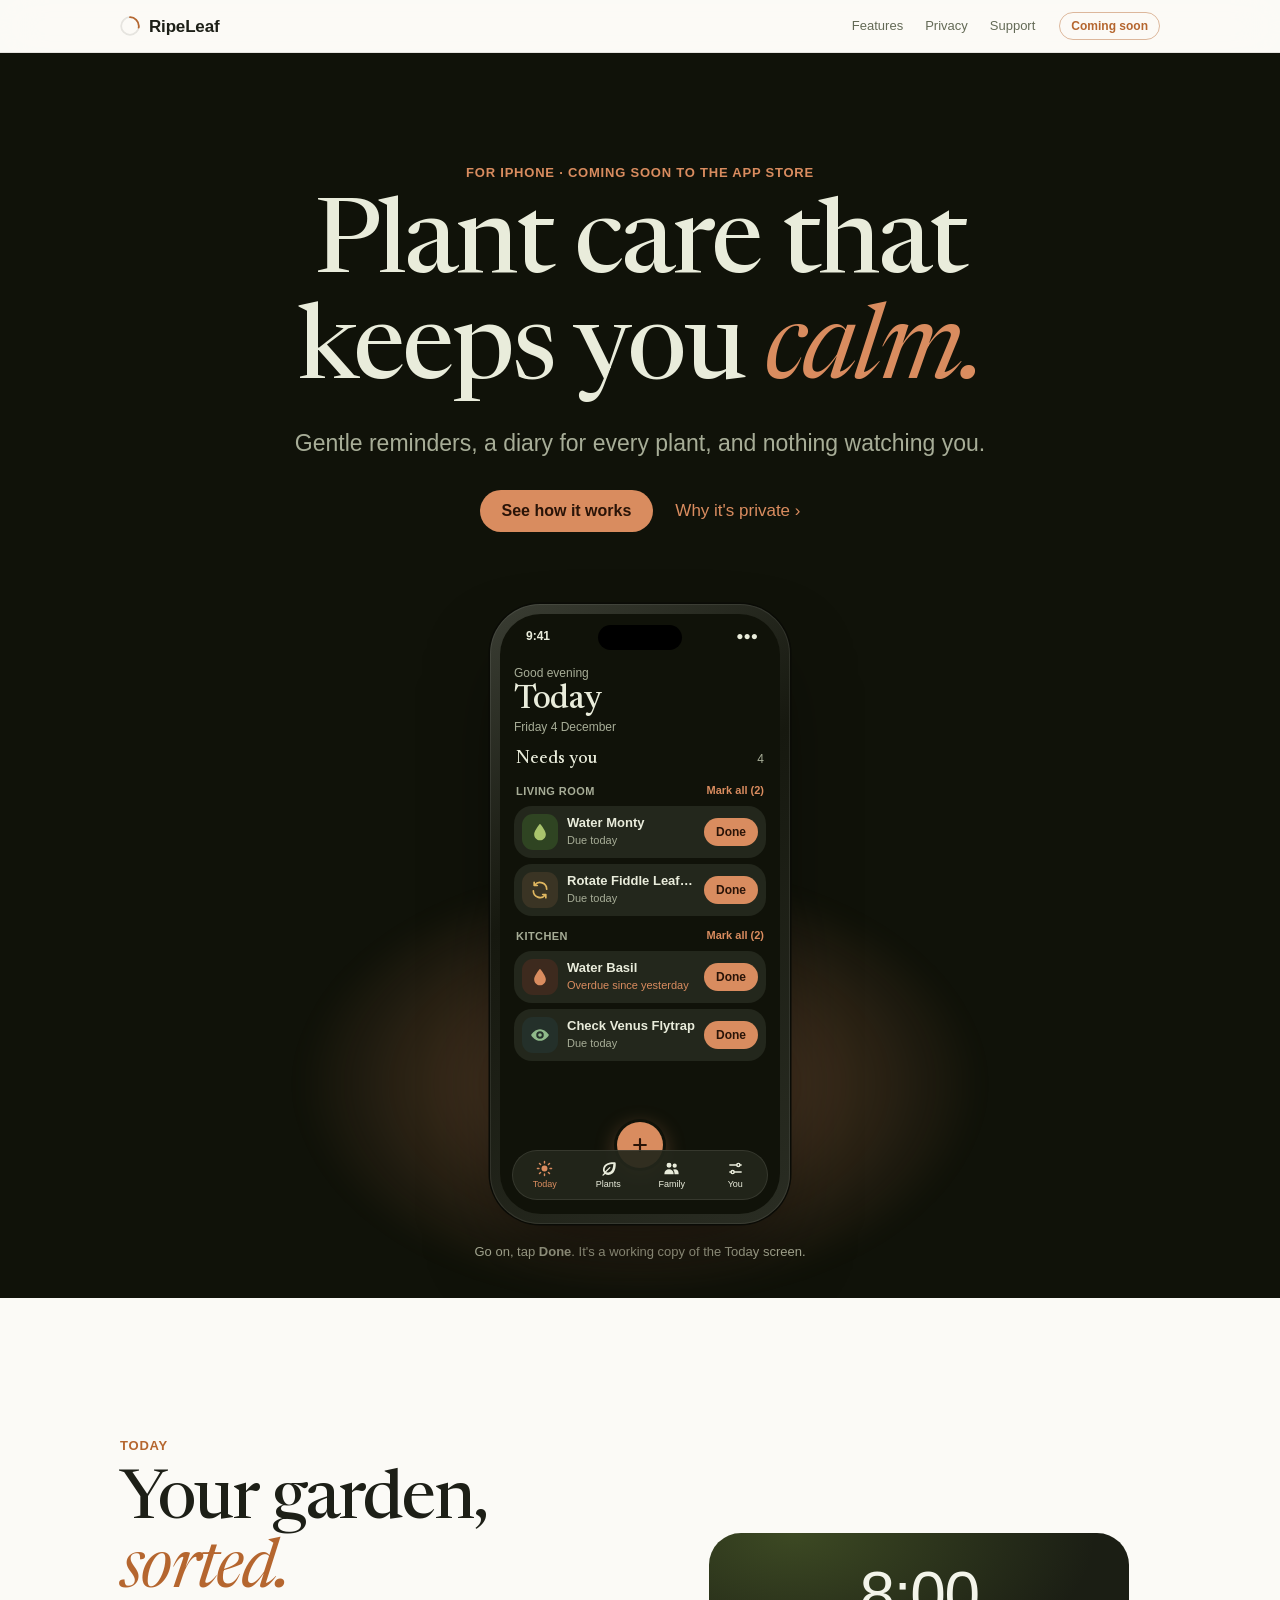
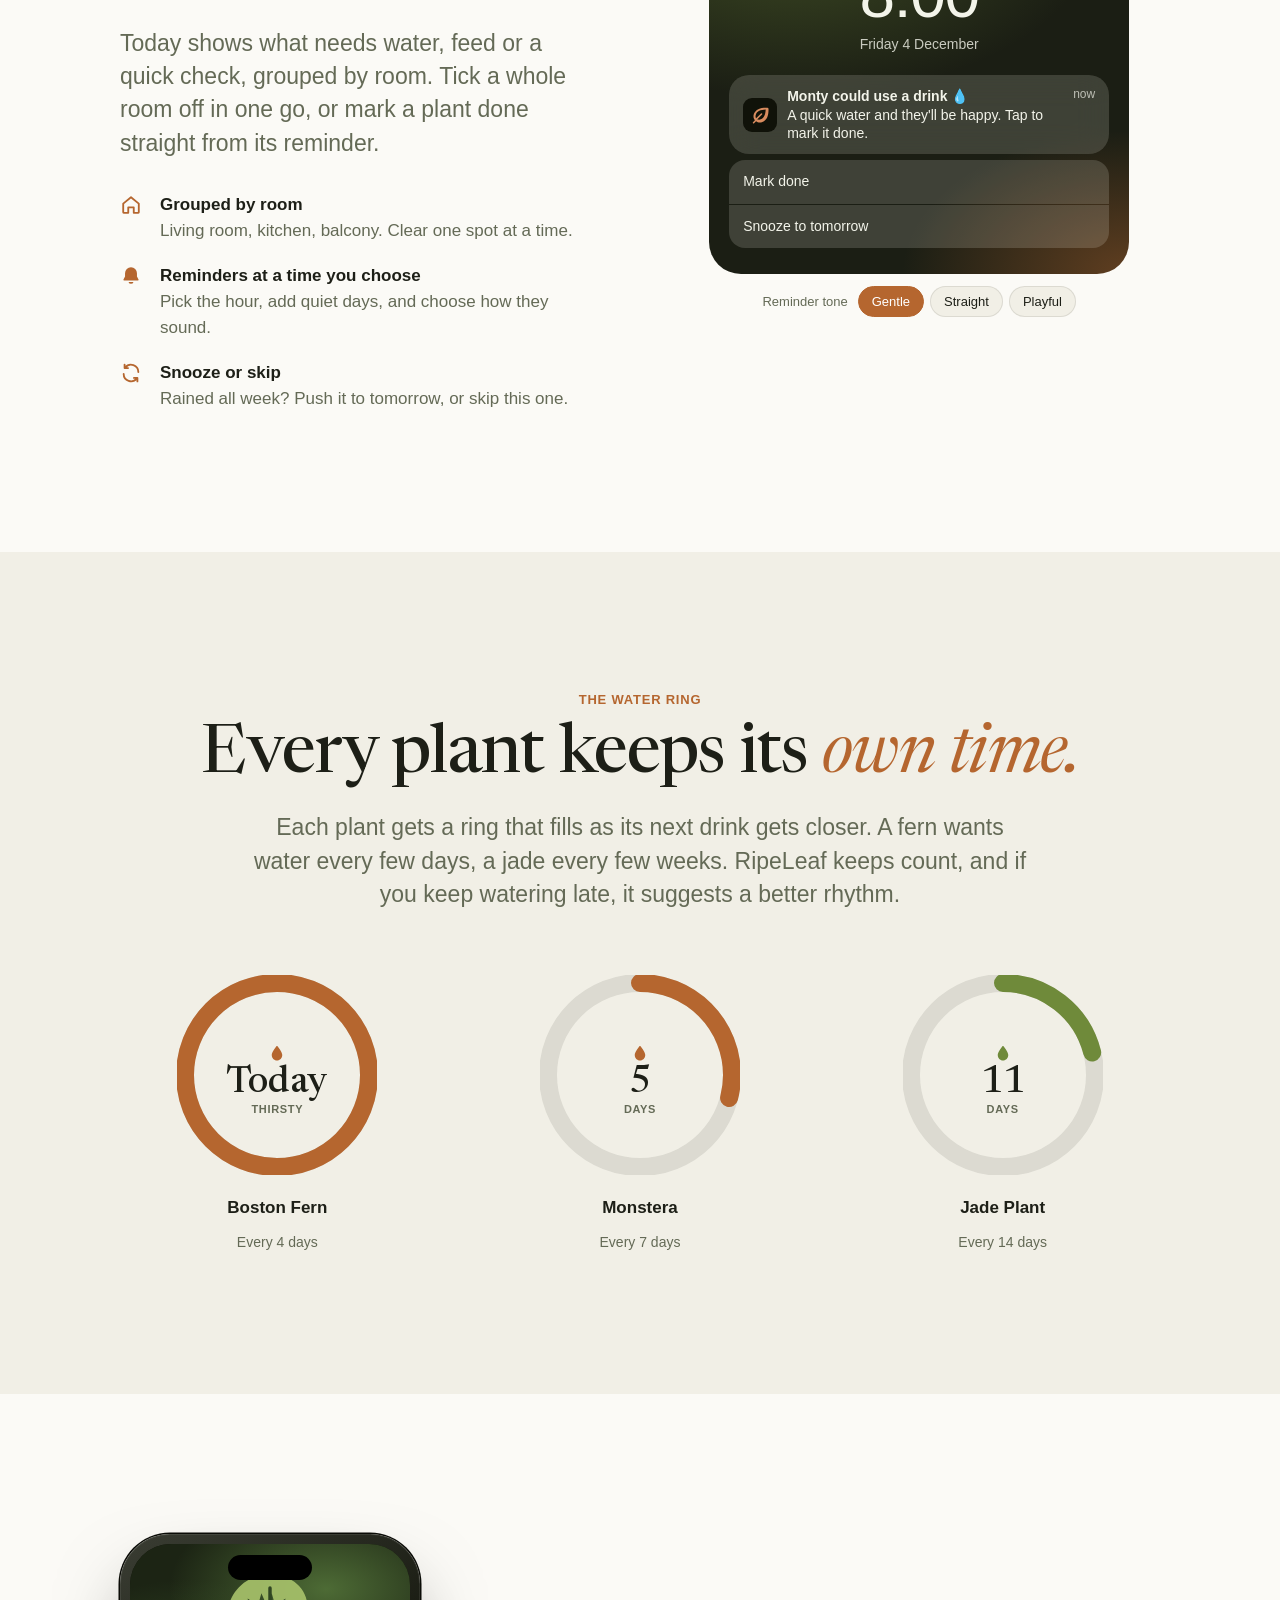
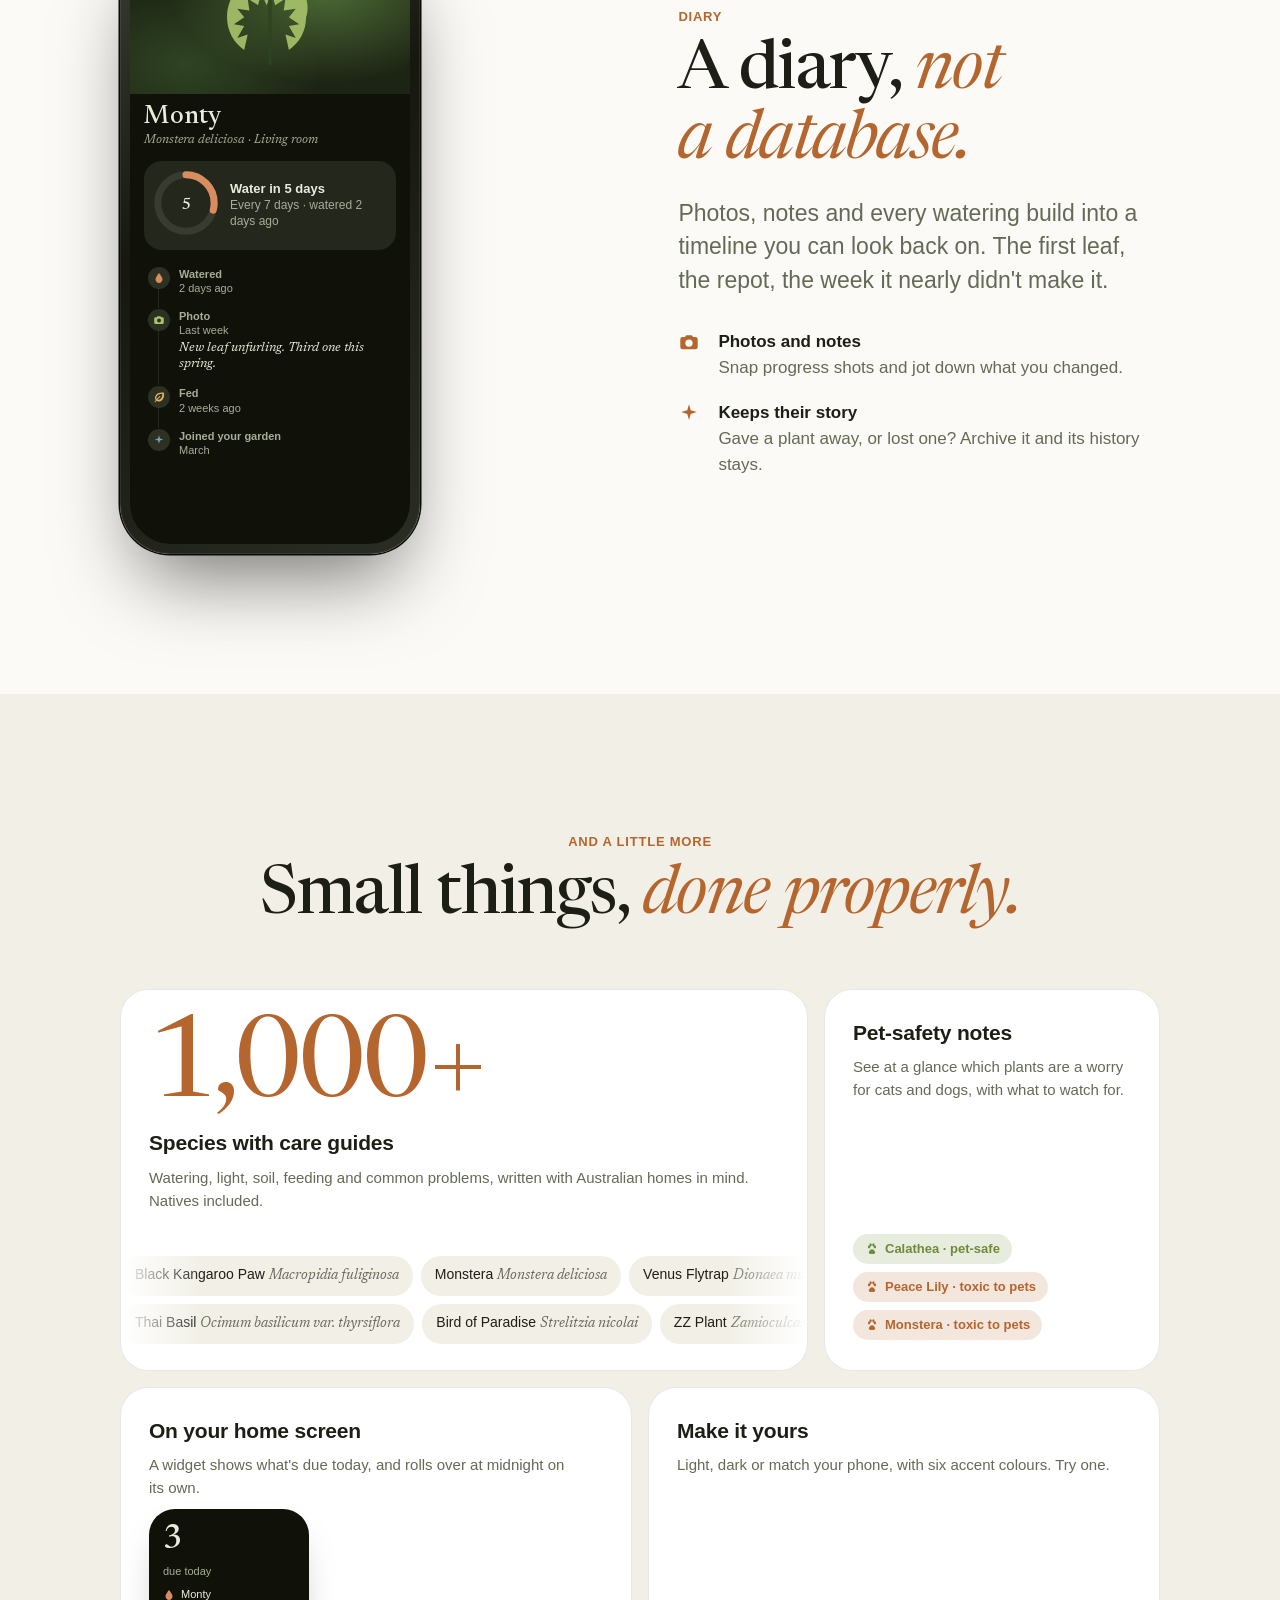
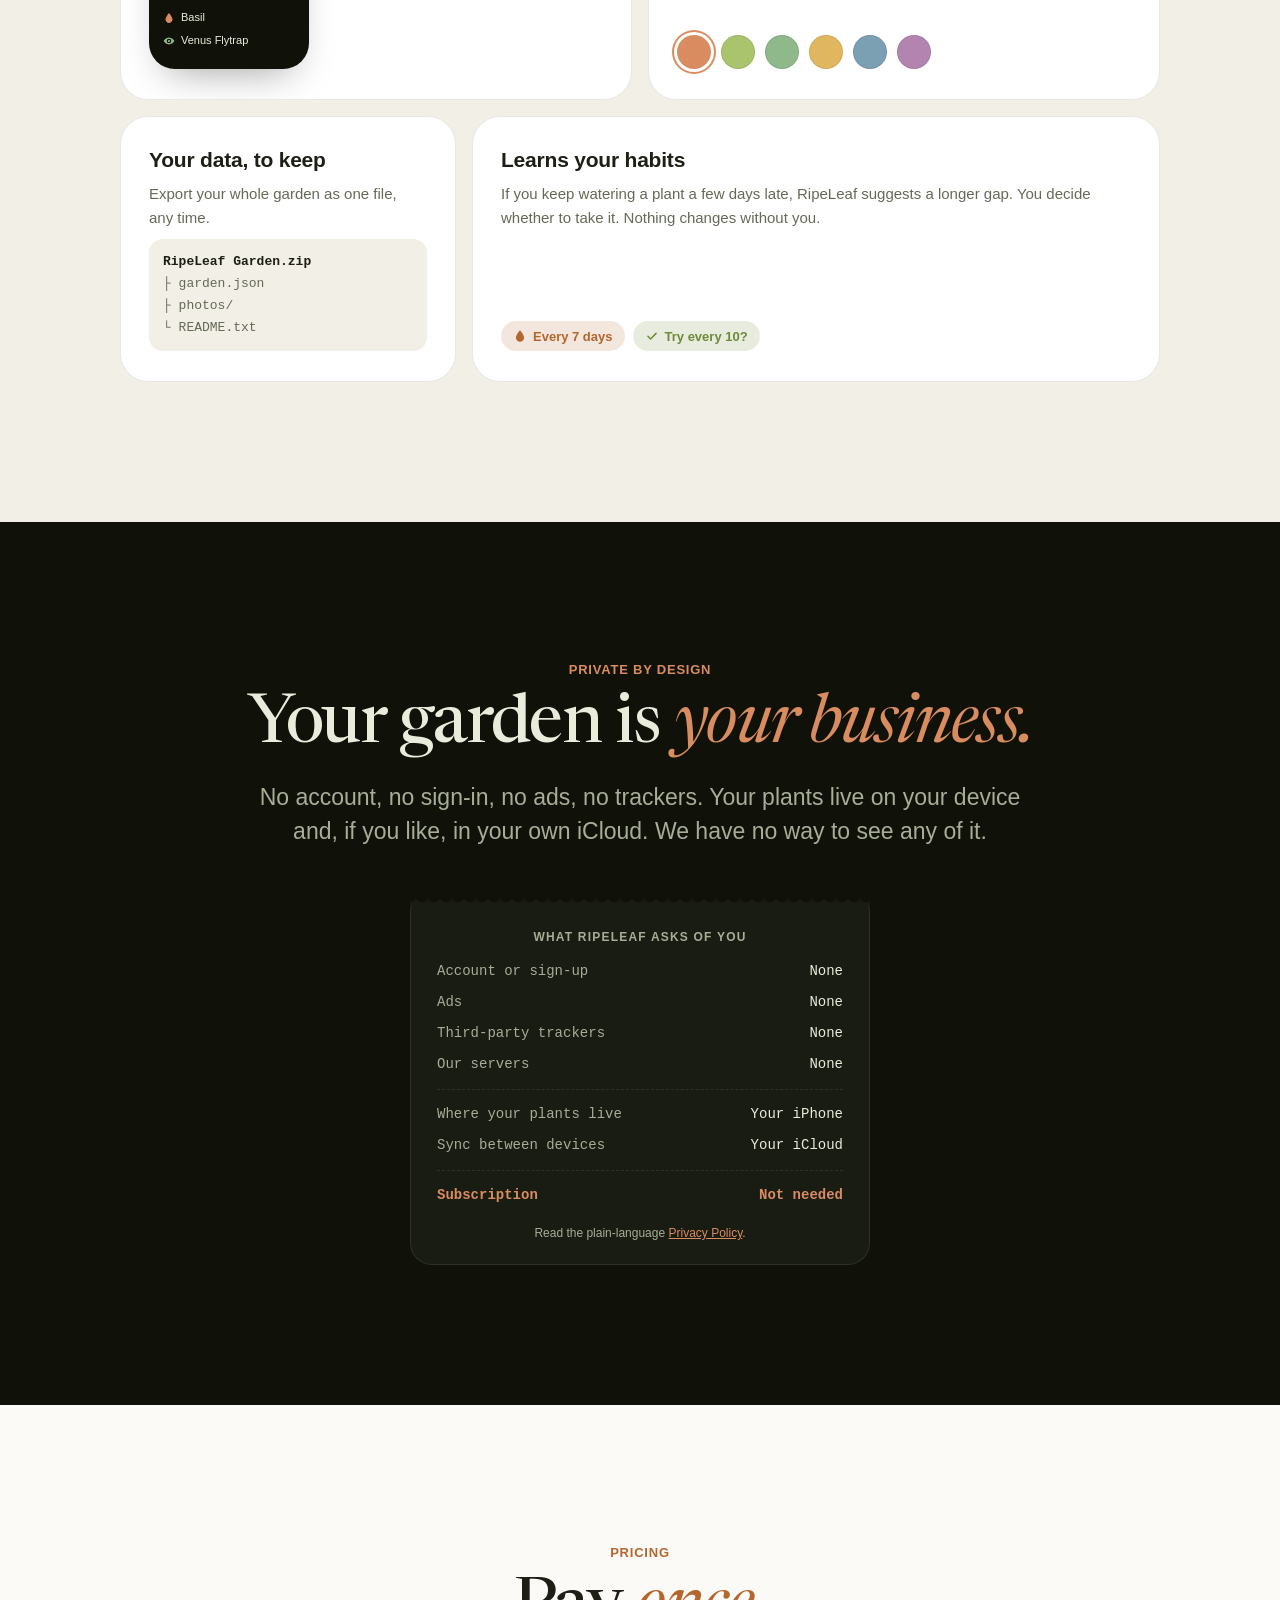
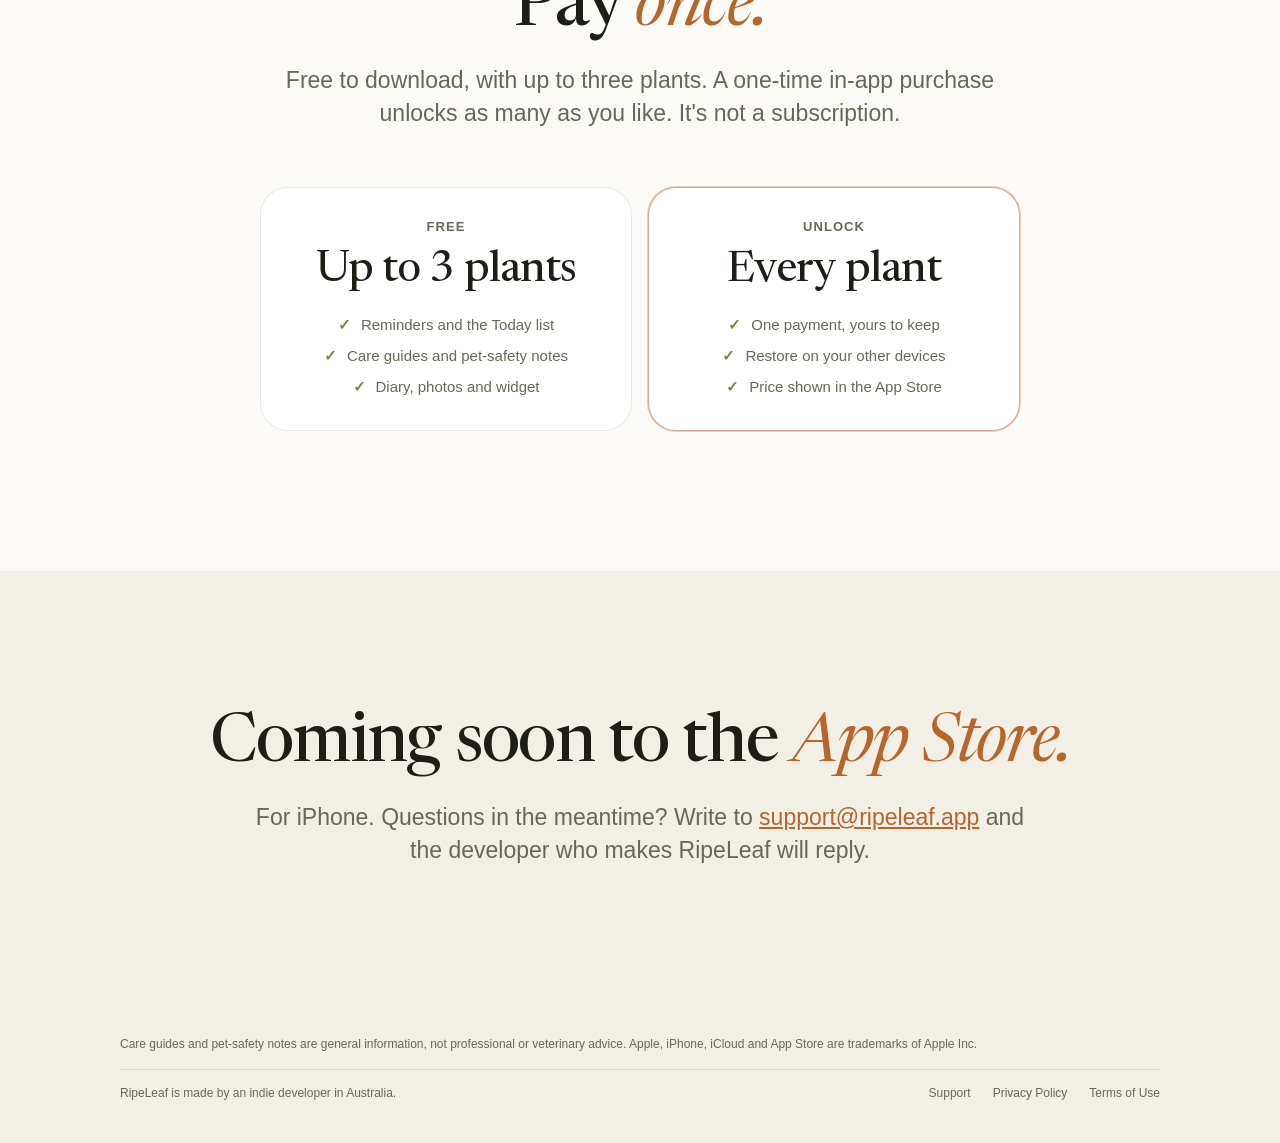
<file: index.html>
<!doctype html>
<html lang="en-AU">
<head>
<meta charset="utf-8">
<meta name="viewport" content="width=device-width, initial-scale=1, viewport-fit=cover">
<title>RipeLeaf — calm, private plant care</title>
<meta name="description" content="RipeLeaf is a calm, private plant-care app for iPhone. No account, no tracking, no subscription.">
<meta name="theme-color" content="#101209">
<link rel="preload" href="fonts/newsreader.woff2" as="font" type="font/woff2" crossorigin>
<link rel="stylesheet" href="style.css">
</head>
<body>

<svg width="0" height="0" style="position:absolute" aria-hidden="true">
  <defs>
    <symbol id="i-drop" viewBox="0 0 24 24"><path fill="currentColor" d="M12 2.5c-.3 0-.6.1-.8.4C9.6 5 5 11 5 14.6 5 18.7 8.1 22 12 22s7-3.3 7-7.4C19 11 14.4 5 12.8 2.9a1 1 0 0 0-.8-.4Z"/></symbol>
    <symbol id="i-leaf" viewBox="0 0 24 24"><path fill="currentColor" d="M20.5 3.2c-7.6-.3-13.7 1.8-15.8 7.4-1.2 3.2-.3 6 1.2 7.8L3.6 20.7a.9.9 0 1 0 1.3 1.3l2.4-2.4c1.8 1.4 4.5 2.1 7.6.9 5.6-2.1 7.6-8.2 7.3-15.9a1.5 1.5 0 0 0-1.4-1.4h-.3ZM8.6 17.3l5.9-5.9a.9.9 0 0 0-1.3-1.3l-5.9 5.9c-.7-1.2-.9-2.9-.2-4.7 1.4-3.8 5.6-5.6 11.7-5.8-.2 6.1-2 10.3-5.8 11.7-1.7.6-3.3.4-4.4-.1Z"/></symbol>
    <symbol id="i-eye" viewBox="0 0 24 24"><path fill="currentColor" d="M12 5C6.5 5 2.7 9.7 1.6 11.4a1.1 1.1 0 0 0 0 1.2C2.7 14.3 6.5 19 12 19s9.3-4.7 10.4-6.4a1.1 1.1 0 0 0 0-1.2C21.3 9.7 17.5 5 12 5Zm0 11.5a4.5 4.5 0 1 1 0-9 4.5 4.5 0 0 1 0 9Zm0-2.3a2.2 2.2 0 1 0 0-4.4 2.2 2.2 0 0 0 0 4.4Z"/></symbol>
    <symbol id="i-turn" viewBox="0 0 24 24"><path fill="none" stroke="currentColor" stroke-width="2" stroke-linecap="round" stroke-linejoin="round" d="M20 11a8 8 0 0 0-14.3-4.9M4 13a8 8 0 0 0 14.3 4.9M5 2.8v3.8h3.8M19 21.2v-3.8h-3.8"/></symbol>
    <symbol id="i-check" viewBox="0 0 24 24"><path fill="none" stroke="currentColor" stroke-width="2.6" stroke-linecap="round" stroke-linejoin="round" d="m5 12.5 4.5 4.5L19 7.5"/></symbol>
    <symbol id="i-sun" viewBox="0 0 24 24"><circle cx="12" cy="12" r="4.2" fill="currentColor"/><path stroke="currentColor" stroke-width="2" stroke-linecap="round" d="M12 2v2.2M12 19.8V22M2 12h2.2M19.8 12H22M4.9 4.9l1.6 1.6M17.5 17.5l1.6 1.6M4.9 19.1l1.6-1.6M17.5 6.5l1.6-1.6"/></symbol>
    <symbol id="i-people" viewBox="0 0 24 24"><path fill="currentColor" d="M8.5 11a3.5 3.5 0 1 0 0-7 3.5 3.5 0 0 0 0 7Zm8 0a3 3 0 1 0 0-6 3 3 0 0 0 0 6ZM2 19c0-3.3 2.9-6 6.5-6s6.5 2.7 6.5 6v1H2v-1Zm14.2 1v-1c0-2-.8-3.8-2.1-5.1.8-.6 1.7-.9 2.7-.9 3 0 5.2 2.4 5.2 5.4V20h-5.8Z"/></symbol>
    <symbol id="i-sliders" viewBox="0 0 24 24"><path fill="none" stroke="currentColor" stroke-width="2" stroke-linecap="round" d="M4 7h10M18 7h2M4 17h2M10 17h10"/><circle cx="16" cy="7" r="2.2" fill="none" stroke="currentColor" stroke-width="2"/><circle cx="8" cy="17" r="2.2" fill="none" stroke="currentColor" stroke-width="2"/></symbol>
    <symbol id="i-plus" viewBox="0 0 24 24"><path stroke="currentColor" stroke-width="2.6" stroke-linecap="round" d="M12 5v14M5 12h14"/></symbol>
    <symbol id="i-camera" viewBox="0 0 24 24"><path fill="currentColor" d="M9 4.5 7.6 6.5H5a2.5 2.5 0 0 0-2.5 2.5v8.5A2.5 2.5 0 0 0 5 20h14a2.5 2.5 0 0 0 2.5-2.5V9A2.5 2.5 0 0 0 19 6.5h-2.6L15 4.5H9Zm3 12.7a4 4 0 1 1 0-8 4 4 0 0 1 0 8Z"/></symbol>
    <symbol id="i-spark" viewBox="0 0 24 24"><path fill="currentColor" d="M12 2.5 13.9 9 20.5 11l-6.6 2L12 19.5 10.1 13 3.5 11l6.6-2L12 2.5Z"/></symbol>
    <symbol id="i-room" viewBox="0 0 24 24"><path fill="none" stroke="currentColor" stroke-width="2" stroke-linejoin="round" d="M3.5 10.5 12 3.5l8.5 7V20a.5.5 0 0 1-.5.5h-5v-6h-6v6H4a.5.5 0 0 1-.5-.5v-9.5Z"/></symbol>
    <symbol id="i-bell" viewBox="0 0 24 24"><path fill="currentColor" d="M12 2.5a6.5 6.5 0 0 0-6.5 6.5v3.6L3.9 15.5a1 1 0 0 0 .9 1.5h14.4a1 1 0 0 0 .9-1.5l-1.6-2.9V9A6.5 6.5 0 0 0 12 2.5Zm-2.7 16a2.8 2.8 0 0 0 5.4 0H9.3Z"/></symbol>
    <symbol id="i-paw" viewBox="0 0 24 24"><path fill="currentColor" d="M12 12.5c-2.6 0-5.5 3.3-5.5 5.6 0 1.6 1.3 2.4 2.7 2.4 1.2 0 1.8-.5 2.8-.5s1.6.5 2.8.5c1.4 0 2.7-.8 2.7-2.4 0-2.3-2.9-5.6-5.5-5.6Zm-5-1.5a2 2.5 0 1 0 0-5 2 2.5 0 0 0 0 5Zm10 0a2 2.5 0 1 0 0-5 2 2.5 0 0 0 0 5ZM9.6 7.5a2 2.6 0 1 0 0-5.2 2 2.6 0 0 0 0 5.2Zm4.8 0a2 2.6 0 1 0 0-5.2 2 2.6 0 0 0 0 5.2Z"/></symbol>
    <symbol id="i-monstera" viewBox="0 0 64 64"><path fill="#a9c46c" d="M32 6C17 6 7 18 7 31c0 8 4 15 10 19l2-9-6 2 4-7-6-1 6-4-4-5 7 1-1-7 6 4 2-7 3 7 3-7 2 7 6-4-1 7 7-1-4 5 6 4-6 1 4 7-6-2 2 9c6-4 10-11 10-19C57 18 47 6 32 6Z"/><path stroke="#2f4422" stroke-width="2" stroke-linecap="round" d="M32 14v44"/></symbol>
  </defs>
</svg>

<header class="nav">
  <div class="col">
    <a class="brand" href="/" aria-label="RipeLeaf home">
      <svg class="ring" viewBox="0 0 36 36" aria-hidden="true"><circle class="track" cx="18" cy="18" r="15.9"/><circle class="fill" cx="18" cy="18" r="15.9" pathLength="100"/></svg>
      RipeLeaf
    </a>
    <nav class="nav-links" aria-label="Main">
      <a class="wide" href="#today">Features</a>
      <a class="wide" href="#private">Privacy</a>
      <a href="/support/">Support</a>
    </nav>
    <span class="pill-soon">Coming soon</span>
  </div>
</header>

<main>

  <!-- Hero -->
  <section class="band dusk hero" aria-labelledby="hero-h">
    <div class="col center">
      <p class="eyebrow">For iPhone · Coming soon to the App Store</p>
      <h1 id="hero-h" class="display h-xl">Plant care that keeps you <em>calm.</em></h1>
      <p class="lede">Gentle reminders, a diary for every plant, and nothing watching you.</p>
      <div class="hero-cta">
        <a class="btn" href="#today">See how it works</a>
        <a class="link-arrow" href="#private">Why it's private</a>
      </div>
    </div>
    <div class="hero-stage">
      <div class="phone" aria-label="The RipeLeaf Today screen. Try tapping Done.">
        <div class="screen" id="today-screen">
          <div class="island"></div>
          <div class="sbar"><span>9:41</span><span>●●●</span></div>
          <p class="s-greet" data-greet>Good morning</p>
          <p class="s-title">Today</p>
          <p class="s-date" data-today>Saturday 25 October</p>

          <div class="s-h"><b>Needs you</b><span data-count>4</span></div>

          <div data-room>
            <div class="s-room">Living room <button type="button" data-markall>Mark all (2)</button></div>
            <div class="task">
              <div class="thumb" style="background:#2f4422;color:#a9c46c"><svg><use href="#i-drop"/></svg></div>
              <div class="t-body"><b>Water Monty</b><span>Due today</span></div>
              <button class="done" type="button">Done</button>
            </div>
            <div class="task">
              <div class="thumb" style="background:#3a3424;color:#e0b760"><svg><use href="#i-turn"/></svg></div>
              <div class="t-body"><b>Rotate Fiddle Leaf Fig</b><span>Due today</span></div>
              <button class="done" type="button">Done</button>
            </div>
          </div>

          <div data-room>
            <div class="s-room">Kitchen <button type="button" data-markall>Mark all (2)</button></div>
            <div class="task">
              <div class="thumb" style="background:#3d2a1e;color:#d98c5f"><svg><use href="#i-drop"/></svg></div>
              <div class="t-body"><b>Water Basil</b><span class="late">Overdue since yesterday</span></div>
              <button class="done" type="button">Done</button>
            </div>
            <div class="task">
              <div class="thumb" style="background:#24302a;color:#8fb98a"><svg><use href="#i-eye"/></svg></div>
              <div class="t-body"><b>Check Venus Flytrap</b><span>Due today</span></div>
              <button class="done" type="button">Done</button>
            </div>
          </div>

          <div class="all-done">
            <svg viewBox="0 0 60 60" aria-hidden="true"><path fill="#a9c46c" d="M30 3l6.2 4.6 7.7-.3 2.5 7.3 6.5 4.2-2.2 7.4 2.2 7.4-6.5 4.2-2.5 7.3-7.7-.3L30 57l-6.2-4.6-7.7.3-2.5-7.3-6.5-4.2 2.2-7.4-2.2-7.4 6.5-4.2 2.5-7.3 7.7.3z"/><path fill="none" stroke="#101209" stroke-width="4.5" stroke-linecap="round" stroke-linejoin="round" d="m20 30.5 7 7 13-14"/></svg>
            <b>All cared for</b>
            <span>Nothing else is due today.</span>
          </div>

          <div class="fab"><svg style="color:#2a1408"><use href="#i-plus"/></svg></div>
          <div class="tabbar" aria-hidden="true">
            <div class="on"><svg><use href="#i-sun"/></svg>Today</div>
            <div><svg><use href="#i-leaf"/></svg>Plants</div>
            <div><svg><use href="#i-people"/></svg>Family</div>
            <div><svg><use href="#i-sliders"/></svg>You</div>
          </div>
        </div>
      </div>
    </div>
    <p class="hero-note"><span data-hint>Go on, tap <b>Done</b>. It's a working copy of the Today screen.</span> <button type="button" data-reset hidden>Bring them back</button></p>
  </section>

  <!-- Today / reminders -->
  <section class="band" id="today" aria-labelledby="today-h">
    <div class="col split">
      <div class="reveal">
        <p class="eyebrow">Today</p>
        <h2 id="today-h" class="display h-lg">Your garden, <em>sorted.</em></h2>
        <p class="lede">Today shows what needs water, feed or a quick check, grouped by room. Tick a whole room off in one go, or mark a plant done straight from its reminder.</p>
        <ul class="facts">
          <li><svg><use href="#i-room"/></svg><span><b>Grouped by room</b>Living room, kitchen, balcony. Clear one spot at a time.</span></li>
          <li><svg><use href="#i-bell"/></svg><span><b>Reminders at a time you choose</b>Pick the hour, add quiet days, and choose how they sound.</span></li>
          <li><svg><use href="#i-turn"/></svg><span><b>Snooze or skip</b>Rained all week? Push it to tomorrow, or skip this one.</span></li>
        </ul>
      </div>
      <div class="stack reveal">
        <div class="wall">
          <div class="wall-time">8:00</div>
          <div class="wall-date" data-today-short>Saturday 25 October</div>
          <div class="notif">
            <div class="app"><svg style="color:#d98c5f"><use href="#i-leaf"/></svg></div>
            <div><b data-n-title>Monty could use a drink 💧</b><span data-n-body>A quick water and they'll be happy. Tap to mark it done.</span></div>
            <small>now</small>
          </div>
          <div class="notif-actions" aria-label="Reminder actions"><span>Mark done</span><span>Snooze to tomorrow</span></div>
        </div>
        <div class="tone" role="group" aria-label="Reminder tone">
          <span>Reminder tone</span>
          <button type="button" data-tone="gentle" aria-pressed="true">Gentle</button>
          <button type="button" data-tone="straight" aria-pressed="false">Straight</button>
          <button type="button" data-tone="playful" aria-pressed="false">Playful</button>
        </div>
      </div>
    </div>
  </section>

  <!-- Rhythm -->
  <section class="band alt" aria-labelledby="rhythm-h">
    <div class="col center">
      <p class="eyebrow reveal">The water ring</p>
      <h2 id="rhythm-h" class="display h-lg reveal">Every plant keeps its <em>own time.</em></h2>
      <p class="lede reveal">Each plant gets a ring that fills as its next drink gets closer. A fern wants water every few days, a jade every few weeks. RipeLeaf keeps count, and if you keep watering late, it suggests a better rhythm.</p>
      <div class="rings waiting" data-rings>
        <div class="ring-card">
          <div class="wring" style="--p:1;--c:var(--accent)">
            <svg viewBox="0 0 100 100"><circle class="track" cx="50" cy="50" r="46"/><circle class="fill" cx="50" cy="50" r="46"/></svg>
            <div class="mid"><svg><use href="#i-drop"/></svg><b>Today</b><span>thirsty</span></div>
          </div>
          <h3>Boston Fern</h3><p>Every 4 days</p>
        </div>
        <div class="ring-card">
          <div class="wring" style="--p:.29;--c:var(--accent)">
            <svg viewBox="0 0 100 100"><circle class="track" cx="50" cy="50" r="46"/><circle class="fill" cx="50" cy="50" r="46"/></svg>
            <div class="mid"><svg><use href="#i-drop"/></svg><b>5</b><span>days</span></div>
          </div>
          <h3>Monstera</h3><p>Every 7 days</p>
        </div>
        <div class="ring-card">
          <div class="wring" style="--p:.21;--c:var(--lime)">
            <svg viewBox="0 0 100 100"><circle class="track" cx="50" cy="50" r="46"/><circle class="fill" cx="50" cy="50" r="46"/></svg>
            <div class="mid"><svg><use href="#i-drop"/></svg><b>11</b><span>days</span></div>
          </div>
          <h3>Jade Plant</h3><p>Every 14 days</p>
        </div>
      </div>
    </div>
  </section>

  <!-- Diary -->
  <section class="band" aria-labelledby="diary-h">
    <div class="col split">
      <div class="phone reveal" aria-label="A plant's page in RipeLeaf, with its water ring and diary">
        <div class="screen detail">
          <div class="hero-img"><svg><use href="#i-monstera"/></svg></div>
          <div class="island"></div>
          <p class="name">Monty</p>
          <span class="sp">Monstera deliciosa · Living room</span>
          <div class="d-ringrow">
            <div class="wring" style="--p:.29;--c:var(--terracotta)">
              <svg viewBox="0 0 100 100"><circle class="track" cx="50" cy="50" r="44" style="stroke:var(--dusk-line)"/><circle class="fill" cx="50" cy="50" r="44" style="stroke-dasharray:277;stroke-dashoffset:calc(277*(1 - var(--p)))"/></svg>
              <div class="mid"><b>5</b></div>
            </div>
            <p><b>Water in 5 days</b>Every 7 days · watered 2 days ago</p>
          </div>
          <ul class="tl">
            <li><span class="dot" style="color:#d98c5f"><svg><use href="#i-drop"/></svg></span><span><b>Watered</b><span>2 days ago</span></span></li>
            <li><span class="dot" style="color:#a9c46c"><svg><use href="#i-camera"/></svg></span><span><b>Photo</b><span>Last week</span><i>New leaf unfurling. Third one this spring.</i></span></li>
            <li><span class="dot" style="color:#e0b760"><svg><use href="#i-leaf"/></svg></span><span><b>Fed</b><span>2 weeks ago</span></span></li>
            <li><span class="dot" style="color:#7ba0b3"><svg><use href="#i-spark"/></svg></span><span><b>Joined your garden</b><span>March</span></span></li>
          </ul>
        </div>
      </div>
      <div class="reveal">
        <p class="eyebrow">Diary</p>
        <h2 id="diary-h" class="display h-lg">A diary, <em>not a database.</em></h2>
        <p class="lede">Photos, notes and every watering build into a timeline you can look back on. The first leaf, the repot, the week it nearly didn't make it.</p>
        <ul class="facts">
          <li><svg><use href="#i-camera"/></svg><span><b>Photos and notes</b>Snap progress shots and jot down what you changed.</span></li>
          <li><svg><use href="#i-spark"/></svg><span><b>Keeps their story</b>Gave a plant away, or lost one? Archive it and its history stays.</span></li>
        </ul>
      </div>
    </div>
  </section>

  <!-- Bento -->
  <section class="band alt" aria-labelledby="more-h">
    <div class="col">
      <div class="center reveal">
        <p class="eyebrow">And a little more</p>
        <h2 id="more-h" class="display h-lg">Small things, <em>done properly.</em></h2>
      </div>
      <div class="bento">
        <article class="tile t-4 reveal">
          <div class="big-num">1,000+</div>
          <h3>Species with care guides</h3>
          <p>Watering, light, soil, feeding and common problems, written with Australian homes in mind. Natives included.</p>
          <div class="ticker" aria-hidden="true">
            <div class="ticker-row" data-ticker="0"></div>
            <div class="ticker-row" data-ticker="1"></div>
          </div>
        </article>
        <article class="tile t-2 reveal">
          <h3>Pet-safety notes</h3>
          <p>See at a glance which plants are a worry for cats and dogs, with what to watch for.</p>
          <div class="pet">
            <span class="chip safe"><svg><use href="#i-paw"/></svg>Calathea · pet-safe</span>
            <span class="chip warn"><svg><use href="#i-paw"/></svg>Peace Lily · toxic to pets</span>
                        <span class="chip warn"><svg><use href="#i-paw"/></svg>Monstera · toxic to pets</span>
          </div>
        </article>
        <article class="tile t-3 reveal">
          <h3>On your home screen</h3>
          <p>A widget shows what's due today, and rolls over at midnight on its own.</p>
          <div class="widget-wrap">
            <div class="widget" aria-hidden="true">
              <div class="w-n">3</div><div class="w-l">due today</div>
              <div class="w-row"><svg style="color:#d98c5f"><use href="#i-drop"/></svg>Monty</div>
              <div class="w-row"><svg style="color:#d98c5f"><use href="#i-drop"/></svg>Basil</div>
              <div class="w-row"><svg style="color:#8fb98a"><use href="#i-eye"/></svg>Venus Flytrap</div>
            </div>
          </div>
        </article>
        <article class="tile t-3 reveal">
          <h3>Make it yours</h3>
          <p>Light, dark or match your phone, with six accent colours. Try one.</p>
          <div class="swatches" role="group" aria-label="Accent colour">
            <button type="button" style="--s:#d98c5f" data-accent="#d98c5f" data-accent-l="#b5662f" aria-pressed="true" aria-label="Terracotta"></button>
            <button type="button" style="--s:#a9c46c" data-accent="#a9c46c" data-accent-l="#6f8a3a" aria-pressed="false" aria-label="Lime"></button>
            <button type="button" style="--s:#8fb98a" data-accent="#8fb98a" data-accent-l="#4f7a4a" aria-pressed="false" aria-label="Sage"></button>
            <button type="button" style="--s:#e0b760" data-accent="#e0b760" data-accent-l="#a8801f" aria-pressed="false" aria-label="Honey"></button>
            <button type="button" style="--s:#7ba0b3" data-accent="#7ba0b3" data-accent-l="#4a7385" aria-pressed="false" aria-label="Dusty Blue"></button>
            <button type="button" style="--s:#b384b0" data-accent="#b384b0" data-accent-l="#87577f" aria-pressed="false" aria-label="Plum"></button>
          </div>
        </article>
        <article class="tile t-2 reveal">
          <h3>Your data, to keep</h3>
          <p>Export your whole garden as one file, any time.</p>
          <div class="zip"><b>RipeLeaf Garden.zip</b><br>├ garden.json<br>├ photos/<br>└ README.txt</div>
        </article>
        <article class="tile t-4 reveal">
          <h3>Learns your habits</h3>
          <p>If you keep watering a plant a few days late, RipeLeaf suggests a longer gap. You decide whether to take it. Nothing changes without you.</p>
          <div class="pet">
            <span class="chip warn"><svg><use href="#i-drop"/></svg>Every 7 days</span>
            <span class="chip safe"><svg><use href="#i-check"/></svg>Try every 10?</span>
          </div>
        </article>
      </div>
    </div>
  </section>

  <!-- Privacy -->
  <section class="band dusk" id="private" aria-labelledby="private-h">
    <div class="col center">
      <p class="eyebrow reveal">Private by design</p>
      <h2 id="private-h" class="display h-lg reveal">Your garden is <em>your business.</em></h2>
      <p class="lede reveal">No account, no sign-in, no ads, no trackers. Your plants live on your device and, if you like, in your own iCloud. We have no way to see any of it.</p>
      <div class="receipt reveal">
        <h3>What RipeLeaf asks of you</h3>
        <dl>
          <dt>Account or sign-up</dt><dd>None</dd>
          <dt>Ads</dt><dd>None</dd>
          <dt>Third-party trackers</dt><dd>None</dd>
          <dt>Our servers</dt><dd>None</dd>
          <div class="rule"></div>
          <dt>Where your plants live</dt><dd>Your iPhone</dd>
          <dt>Sync between devices</dt><dd>Your iCloud</dd>
          <div class="rule"></div>
          <div class="total" style="display:contents"><dt>Subscription</dt><dd>Not needed</dd></div>
        </dl>
        <p>Read the plain-language <a href="/privacy/">Privacy Policy</a>.</p>
      </div>
    </div>
  </section>

  <!-- Pricing -->
  <section class="band" aria-labelledby="price-h">
    <div class="col center">
      <p class="eyebrow reveal">Pricing</p>
      <h2 id="price-h" class="display h-lg reveal">Pay <em>once.</em></h2>
      <p class="lede reveal">Free to download, with up to three plants. A one-time in-app purchase unlocks as many as you like. It's not a subscription.</p>
      <div class="prices">
        <div class="price reveal">
          <h3>Free</h3>
          <div class="amt">Up to 3 plants</div>
          <ul><li>Reminders and the Today list</li><li>Care guides and pet-safety notes</li><li>Diary, photos and widget</li></ul>
        </div>
        <div class="price featured reveal">
          <h3>Unlock</h3>
          <div class="amt">Every plant</div>
          <ul><li>One payment, yours to keep</li><li>Restore on your other devices</li><li>Price shown in the App Store</li></ul>
        </div>
      </div>
    </div>
  </section>

  <!-- Closing -->
  <section class="band alt closing" aria-labelledby="close-h">
    <div class="col center reveal">
      <h2 id="close-h" class="display h-lg">Coming soon to the <em>App Store.</em></h2>
      <p class="lede">For iPhone. Questions in the meantime? Write to <a href="mailto:support@ripeleaf.app">support@ripeleaf.app</a> and the developer who makes RipeLeaf will reply.</p>
    </div>
  </section>

</main>

<footer class="site-foot">
  <div class="col">
    <p class="fine">Care guides and pet-safety notes are general information, not professional or veterinary advice. Apple, iPhone, iCloud and App Store are trademarks of Apple Inc.</p>
    <div class="foot-row">
      <span>RipeLeaf is made by an indie developer in Australia.</span>
      <span class="sp"></span>
      <a href="/support/">Support</a><a href="/privacy/">Privacy Policy</a><a href="/terms/">Terms of Use</a>
    </div>
  </div>
</footer>

<script src="site.js" defer></script>
</body>
</html>
</file>
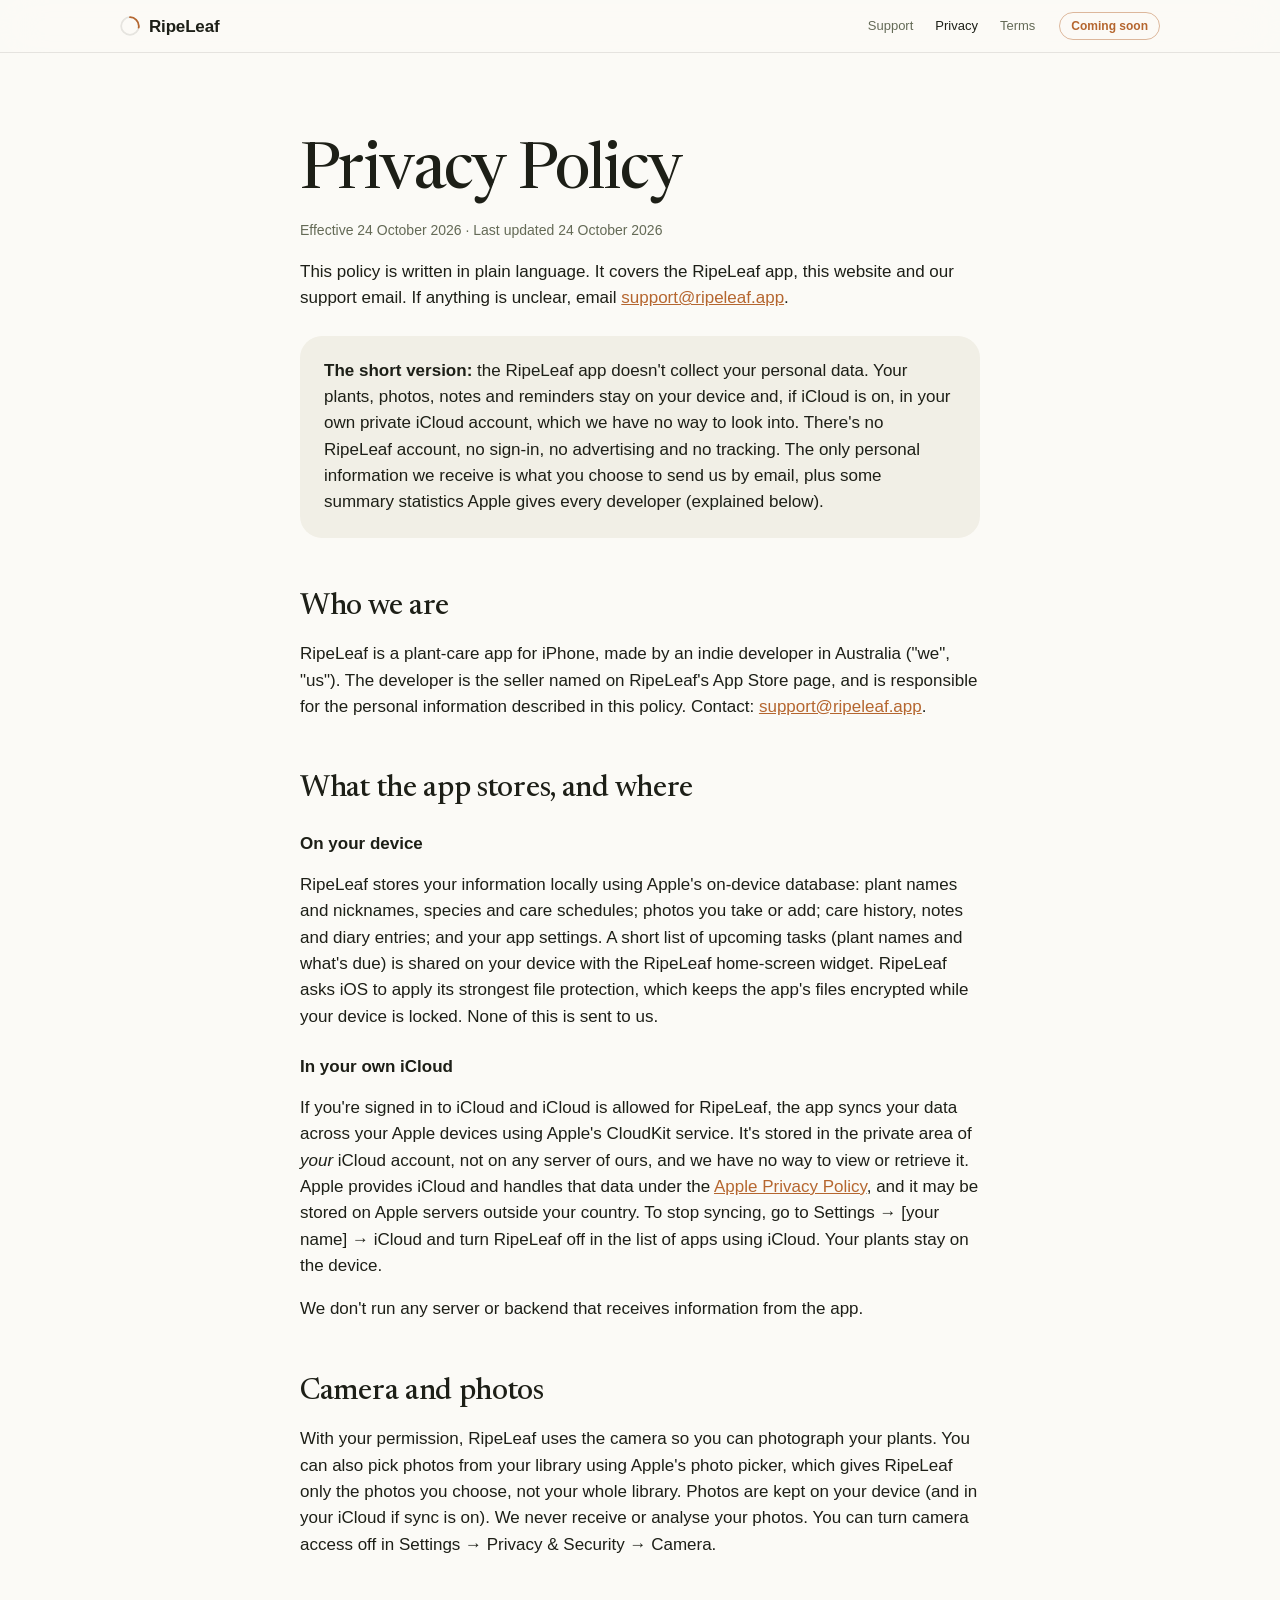
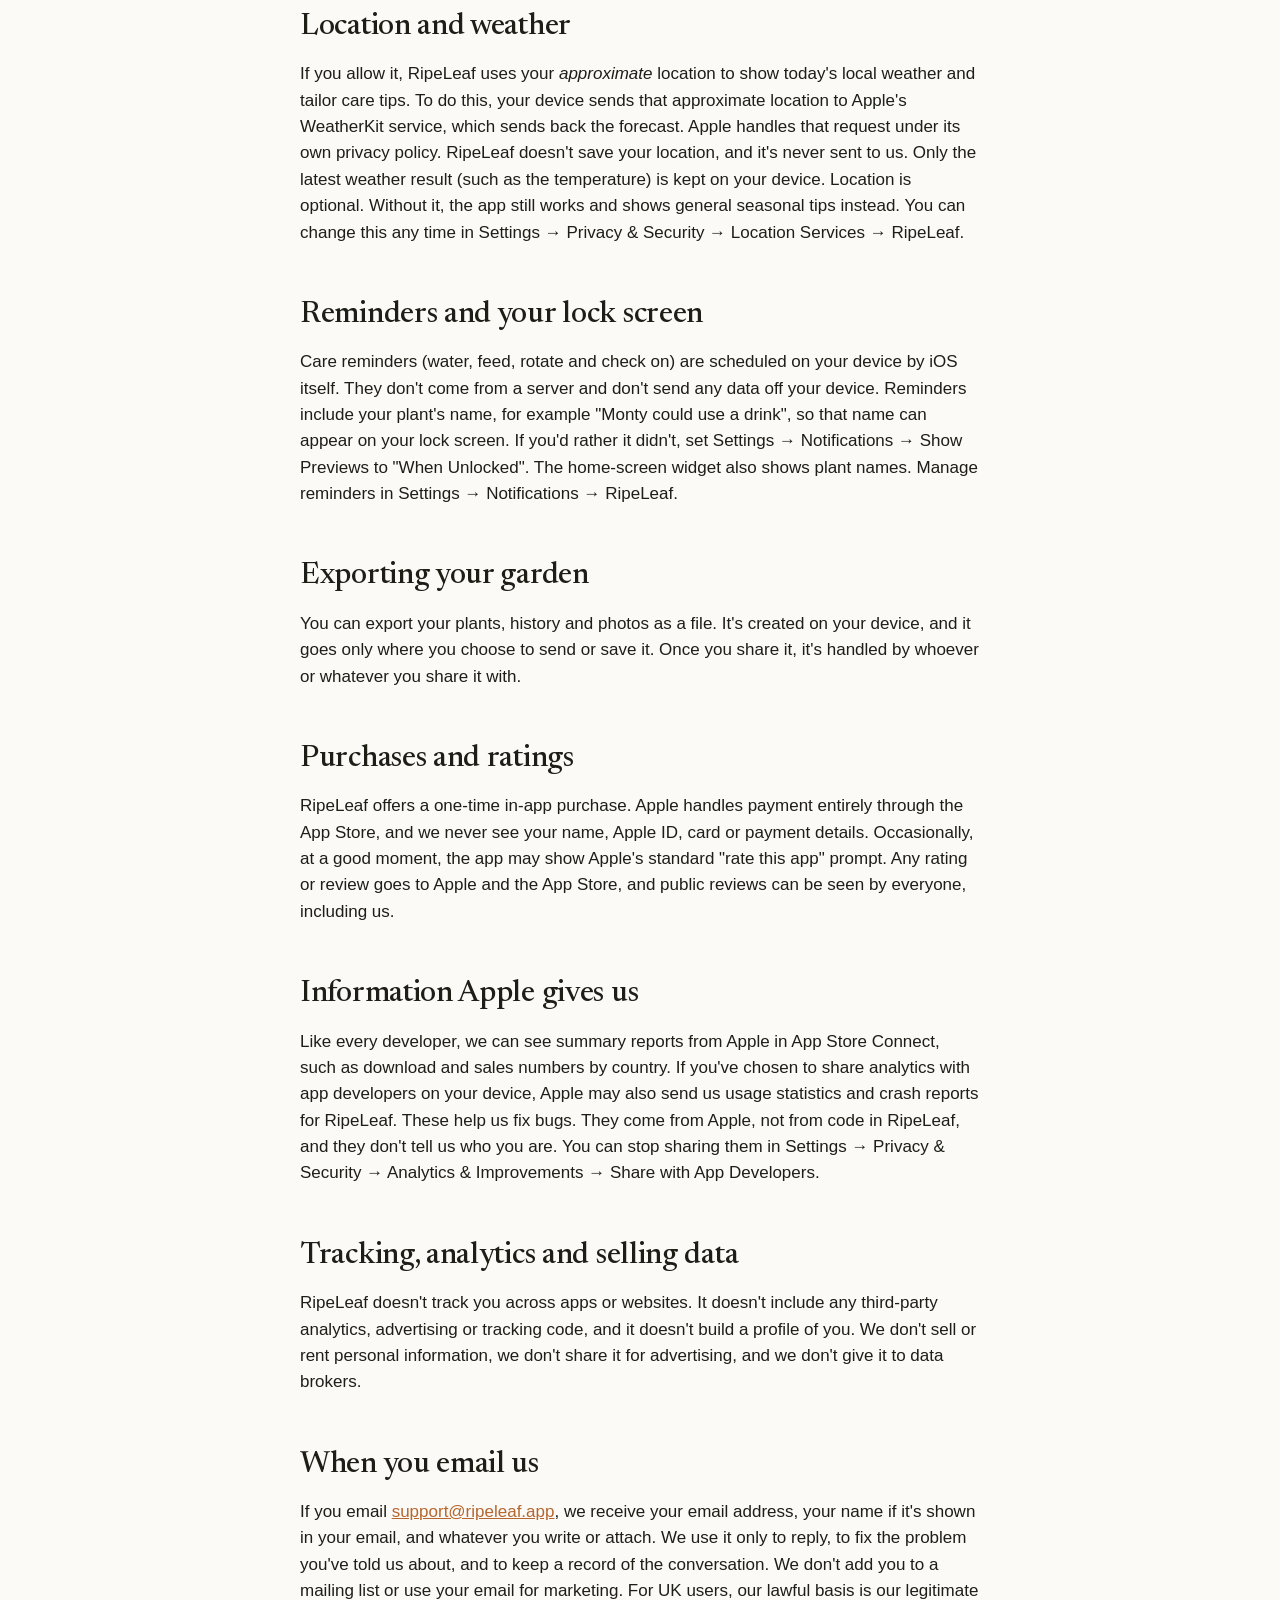
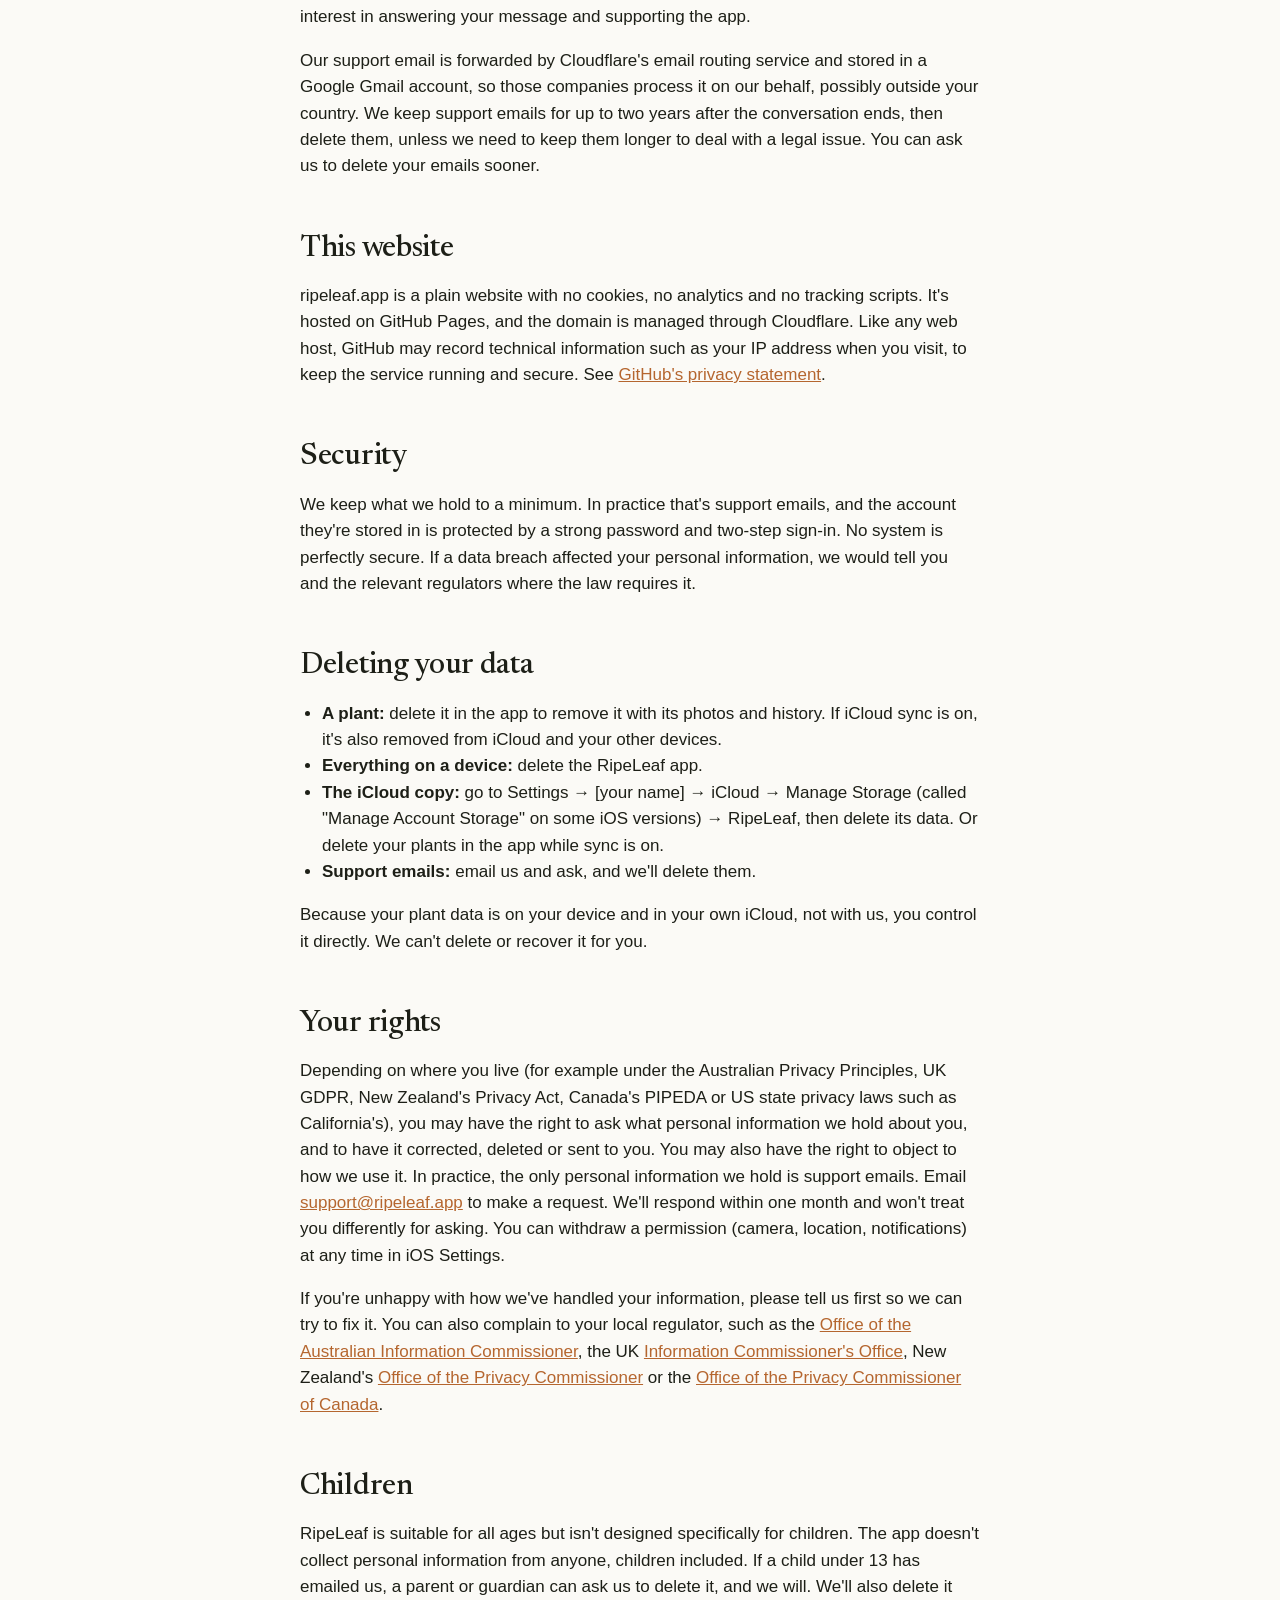
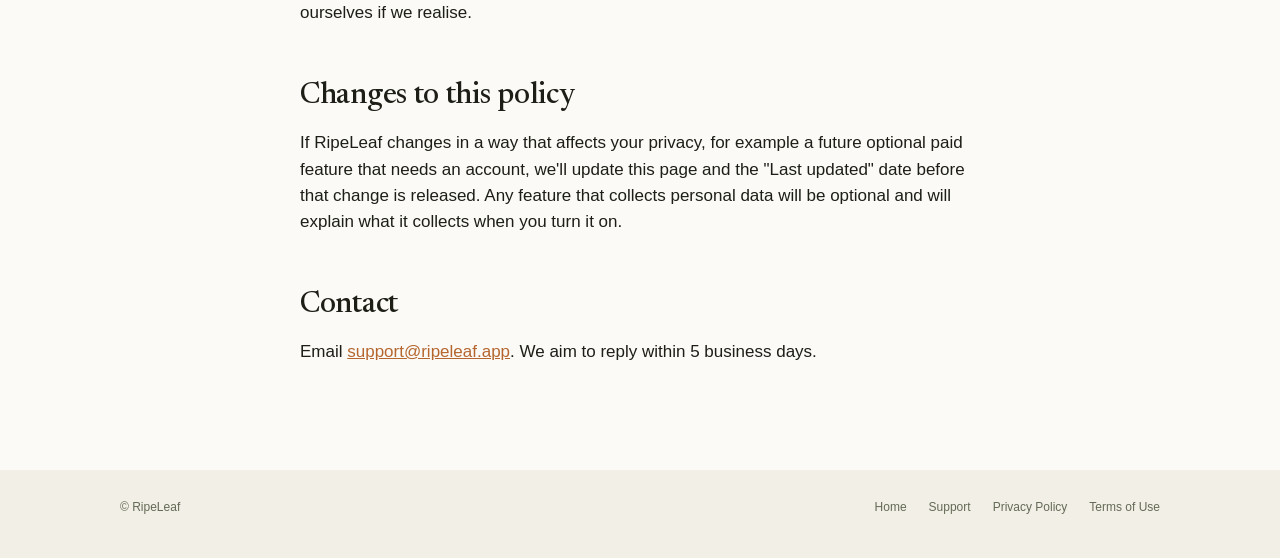
<file: privacy/index.html>
<!doctype html>
<html lang="en-AU">
<head>
<meta charset="utf-8">
<meta name="viewport" content="width=device-width, initial-scale=1, viewport-fit=cover">
<title>RipeLeaf Privacy Policy</title>
<meta name="description" content="How RipeLeaf handles your information: the app doesn't collect your personal data. Your plants stay on your device and in your own iCloud.">
<link rel="stylesheet" href="/style.css">
</head>
<body>
<header class="nav">
  <div class="col">
    <a class="brand" href="/" aria-label="RipeLeaf home">
      <svg class="ring" viewBox="0 0 36 36" aria-hidden="true"><circle class="track" cx="18" cy="18" r="15.9"/><circle class="fill" cx="18" cy="18" r="15.9" pathLength="100"/></svg>
      RipeLeaf
    </a>
    <nav class="nav-links" aria-label="Main">
      <a href="/support/">Support</a>
      <a href="/privacy/" aria-current="page">Privacy</a>
      <a href="/terms/">Terms</a>
    </nav>
    <span class="pill-soon">Coming soon</span>
  </div>
</header>

<main class="doc">

  <h1>Privacy Policy</h1>
  <p class="meta">Effective 24 October 2026 · Last updated 24 October 2026</p>
  <p>This policy is written in plain language. It covers the RipeLeaf app, this website and our support email. If anything is unclear, email <a href="mailto:support@ripeleaf.app">support@ripeleaf.app</a>.</p>

  <div class="card">
    <p><strong>The short version:</strong> the RipeLeaf app doesn't collect your personal data. Your plants, photos, notes and reminders stay on your device and, if iCloud is on, in your own private iCloud account, which we have no way to look into. There's no RipeLeaf account, no sign-in, no advertising and no tracking. The only personal information we receive is what you choose to send us by email, plus some summary statistics Apple gives every developer (explained below).</p>
  </div>

  <h2>Who we are</h2>
  <p>RipeLeaf is a plant-care app for iPhone, made by an indie developer in Australia ("we", "us"). The developer is the seller named on RipeLeaf's App Store page, and is responsible for the personal information described in this policy. Contact: <a href="mailto:support@ripeleaf.app">support@ripeleaf.app</a>.</p>

  <h2>What the app stores, and where</h2>
  <h3>On your device</h3>
  <p>RipeLeaf stores your information locally using Apple's on-device database: plant names and nicknames, species and care schedules; photos you take or add; care history, notes and diary entries; and your app settings. A short list of upcoming tasks (plant names and what's due) is shared on your device with the RipeLeaf home-screen widget. RipeLeaf asks iOS to apply its strongest file protection, which keeps the app's files encrypted while your device is locked. None of this is sent to us.</p>
  <h3>In your own iCloud</h3>
  <p>If you're signed in to iCloud and iCloud is allowed for RipeLeaf, the app syncs your data across your Apple devices using Apple's CloudKit service. It's stored in the private area of <em>your</em> iCloud account, not on any server of ours, and we have no way to view or retrieve it. Apple provides iCloud and handles that data under the <a href="https://www.apple.com/legal/privacy/">Apple Privacy Policy</a>, and it may be stored on Apple servers outside your country. To stop syncing, go to Settings → [your name] → iCloud and turn RipeLeaf off in the list of apps using iCloud. Your plants stay on the device.</p>
  <p>We don't run any server or backend that receives information from the app.</p>

  <h2>Camera and photos</h2>
  <p>With your permission, RipeLeaf uses the camera so you can photograph your plants. You can also pick photos from your library using Apple's photo picker, which gives RipeLeaf only the photos you choose, not your whole library. Photos are kept on your device (and in your iCloud if sync is on). We never receive or analyse your photos. You can turn camera access off in Settings → Privacy &amp; Security → Camera.</p>

  <h2>Location and weather</h2>
  <p>If you allow it, RipeLeaf uses your <em>approximate</em> location to show today's local weather and tailor care tips. To do this, your device sends that approximate location to Apple's WeatherKit service, which sends back the forecast. Apple handles that request under its own privacy policy. RipeLeaf doesn't save your location, and it's never sent to us. Only the latest weather result (such as the temperature) is kept on your device. Location is optional. Without it, the app still works and shows general seasonal tips instead. You can change this any time in Settings → Privacy &amp; Security → Location Services → RipeLeaf.</p>

  <h2>Reminders and your lock screen</h2>
  <p>Care reminders (water, feed, rotate and check on) are scheduled on your device by iOS itself. They don't come from a server and don't send any data off your device. Reminders include your plant's name, for example "Monty could use a drink", so that name can appear on your lock screen. If you'd rather it didn't, set Settings → Notifications → Show Previews to "When Unlocked". The home-screen widget also shows plant names. Manage reminders in Settings → Notifications → RipeLeaf.</p>

  <h2>Exporting your garden</h2>
  <p>You can export your plants, history and photos as a file. It's created on your device, and it goes only where you choose to send or save it. Once you share it, it's handled by whoever or whatever you share it with.</p>

  <h2>Purchases and ratings</h2>
  <p>RipeLeaf offers a one-time in-app purchase. Apple handles payment entirely through the App Store, and we never see your name, Apple ID, card or payment details. Occasionally, at a good moment, the app may show Apple's standard "rate this app" prompt. Any rating or review goes to Apple and the App Store, and public reviews can be seen by everyone, including us.</p>

  <h2>Information Apple gives us</h2>
  <p>Like every developer, we can see summary reports from Apple in App Store Connect, such as download and sales numbers by country. If you've chosen to share analytics with app developers on your device, Apple may also send us usage statistics and crash reports for RipeLeaf. These help us fix bugs. They come from Apple, not from code in RipeLeaf, and they don't tell us who you are. You can stop sharing them in Settings → Privacy &amp; Security → Analytics &amp; Improvements → Share with App Developers.</p>

  <h2>Tracking, analytics and selling data</h2>
  <p>RipeLeaf doesn't track you across apps or websites. It doesn't include any third-party analytics, advertising or tracking code, and it doesn't build a profile of you. We don't sell or rent personal information, we don't share it for advertising, and we don't give it to data brokers.</p>

  <h2>When you email us</h2>
  <p>If you email <a href="mailto:support@ripeleaf.app">support@ripeleaf.app</a>, we receive your email address, your name if it's shown in your email, and whatever you write or attach. We use it only to reply, to fix the problem you've told us about, and to keep a record of the conversation. We don't add you to a mailing list or use your email for marketing. For UK users, our lawful basis is our legitimate interest in answering your message and supporting the app.</p>
  <p>Our support email is forwarded by Cloudflare's email routing service and stored in a Google Gmail account, so those companies process it on our behalf, possibly outside your country. We keep support emails for up to two years after the conversation ends, then delete them, unless we need to keep them longer to deal with a legal issue. You can ask us to delete your emails sooner.</p>

  <h2>This website</h2>
  <p>ripeleaf.app is a plain website with no cookies, no analytics and no tracking scripts. It's hosted on GitHub Pages, and the domain is managed through Cloudflare. Like any web host, GitHub may record technical information such as your IP address when you visit, to keep the service running and secure. See <a href="https://docs.github.com/en/site-policy/privacy-policies/github-general-privacy-statement">GitHub's privacy statement</a>.</p>

  <h2>Security</h2>
  <p>We keep what we hold to a minimum. In practice that's support emails, and the account they're stored in is protected by a strong password and two-step sign-in. No system is perfectly secure. If a data breach affected your personal information, we would tell you and the relevant regulators where the law requires it.</p>

  <h2>Deleting your data</h2>
  <ul>
    <li><strong>A plant:</strong> delete it in the app to remove it with its photos and history. If iCloud sync is on, it's also removed from iCloud and your other devices.</li>
    <li><strong>Everything on a device:</strong> delete the RipeLeaf app.</li>
    <li><strong>The iCloud copy:</strong> go to Settings → [your name] → iCloud → Manage Storage (called "Manage Account Storage" on some iOS versions) → RipeLeaf, then delete its data. Or delete your plants in the app while sync is on.</li>
    <li><strong>Support emails:</strong> email us and ask, and we'll delete them.</li>
  </ul>
  <p>Because your plant data is on your device and in your own iCloud, not with us, you control it directly. We can't delete or recover it for you.</p>

  <h2>Your rights</h2>
  <p>Depending on where you live (for example under the Australian Privacy Principles, UK GDPR, New Zealand's Privacy Act, Canada's PIPEDA or US state privacy laws such as California's), you may have the right to ask what personal information we hold about you, and to have it corrected, deleted or sent to you. You may also have the right to object to how we use it. In practice, the only personal information we hold is support emails. Email <a href="mailto:support@ripeleaf.app">support@ripeleaf.app</a> to make a request. We'll respond within one month and won't treat you differently for asking. You can withdraw a permission (camera, location, notifications) at any time in iOS Settings.</p>
  <p>If you're unhappy with how we've handled your information, please tell us first so we can try to fix it. You can also complain to your local regulator, such as the <a href="https://www.oaic.gov.au/">Office of the Australian Information Commissioner</a>, the UK <a href="https://ico.org.uk/">Information Commissioner's Office</a>, New Zealand's <a href="https://www.privacy.org.nz/">Office of the Privacy Commissioner</a> or the <a href="https://www.priv.gc.ca/">Office of the Privacy Commissioner of Canada</a>.</p>

  <h2>Children</h2>
  <p>RipeLeaf is suitable for all ages but isn't designed specifically for children. The app doesn't collect personal information from anyone, children included. If a child under 13 has emailed us, a parent or guardian can ask us to delete it, and we will. We'll also delete it ourselves if we realise.</p>

  <h2>Changes to this policy</h2>
  <p>If RipeLeaf changes in a way that affects your privacy, for example a future optional paid feature that needs an account, we'll update this page and the "Last updated" date before that change is released. Any feature that collects personal data will be optional and will explain what it collects when you turn it on.</p>

  <h2>Contact</h2>
  <p>Email <a href="mailto:support@ripeleaf.app">support@ripeleaf.app</a>. We aim to reply within 5 business days.</p>

</main>

<footer class="site-foot">
  <div class="col">
    <div class="foot-row">
      <span>© RipeLeaf</span>
      <span class="sp"></span>
      <a href="/">Home</a><a href="/support/">Support</a><a href="/privacy/">Privacy Policy</a><a href="/terms/">Terms of Use</a>
    </div>
  </div>
</footer>

<script src="/site.js" defer></script>
</body>
</html>
</file>
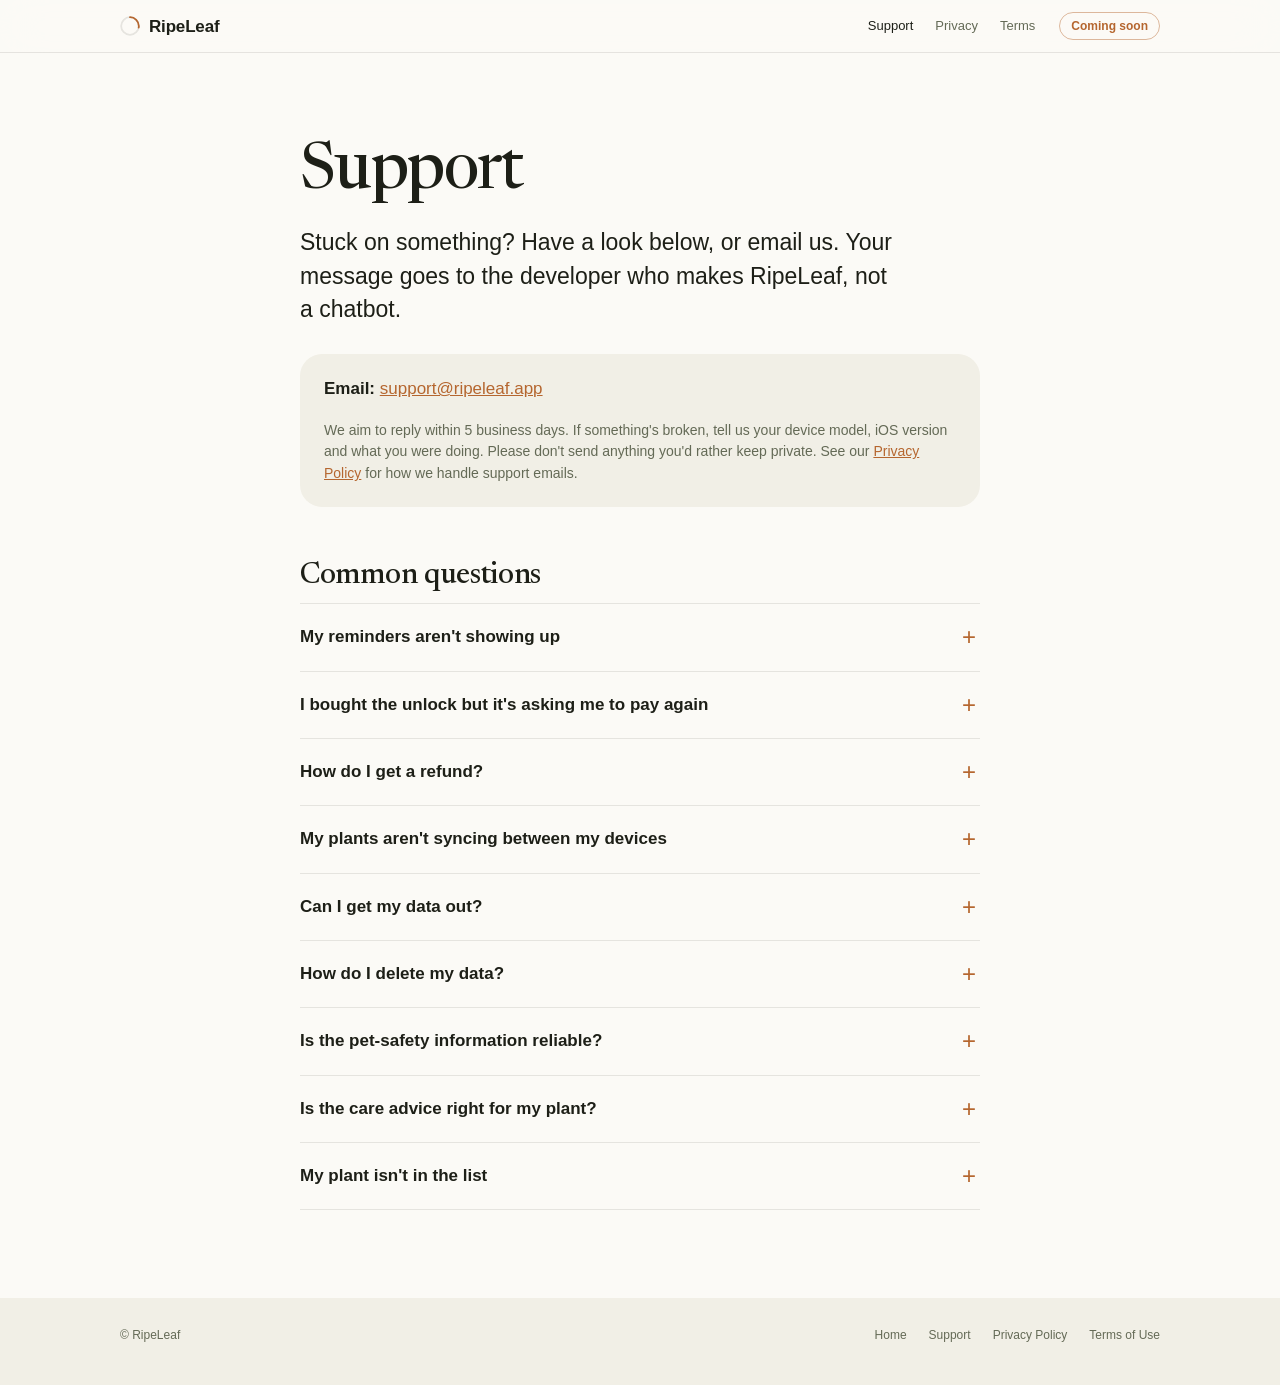
<file: support/index.html>
<!doctype html>
<html lang="en-AU">
<head>
<meta charset="utf-8">
<meta name="viewport" content="width=device-width, initial-scale=1, viewport-fit=cover">
<title>RipeLeaf Support</title>
<meta name="description" content="Help with RipeLeaf: reminders, iCloud sync, restoring your purchase, refunds, exporting your garden and getting in touch.">
<link rel="stylesheet" href="/style.css">
</head>
<body>
<header class="nav">
  <div class="col">
    <a class="brand" href="/" aria-label="RipeLeaf home">
      <svg class="ring" viewBox="0 0 36 36" aria-hidden="true"><circle class="track" cx="18" cy="18" r="15.9"/><circle class="fill" cx="18" cy="18" r="15.9" pathLength="100"/></svg>
      RipeLeaf
    </a>
    <nav class="nav-links" aria-label="Main">
      <a href="/support/" aria-current="page">Support</a>
      <a href="/privacy/">Privacy</a>
      <a href="/terms/">Terms</a>
    </nav>
    <span class="pill-soon">Coming soon</span>
  </div>
</header>

<main class="doc">

  <h1>Support</h1>
  <p class="lede">Stuck on something? Have a look below, or email us. Your message goes to the developer who makes RipeLeaf, not a chatbot.</p>

  <div class="card">
    <p><strong>Email:</strong> <a href="mailto:support@ripeleaf.app">support@ripeleaf.app</a></p>
    <p class="meta">We aim to reply within 5 business days. If something's broken, tell us your device model, iOS version and what you were doing. Please don't send anything you'd rather keep private. See our <a href="/privacy/">Privacy Policy</a> for how we handle support emails.</p>
  </div>

  <h2>Common questions</h2>

  <details>
    <summary>My reminders aren't showing up</summary>
    <p>Check Settings → Notifications → RipeLeaf and make sure notifications are allowed. Then open RipeLeaf once, because it refreshes your reminders each time it opens. In the app, You → Reminders sets the time of day and any quiet days.</p>
  </details>

  <details>
    <summary>I bought the unlock but it's asking me to pay again</summary>
    <p>Go to You → RipeLeaf Unlock → Restore purchase, signed in to the App Store with the same Apple ID you bought it with. The unlock is a one-time purchase, not a subscription, and you can restore it on your other devices that use the same Apple ID.</p>
  </details>

  <details>
    <summary>How do I get a refund?</summary>
    <p>Apple handles all App Store payments, so refunds are requested from Apple at <a href="https://reportaproblem.apple.com/">reportaproblem.apple.com</a>, and Apple's policies apply. We can't issue refunds ourselves or see your payment details. Nothing here limits your rights under consumer law. If something isn't working, please email us too so we can try to fix it.</p>
  </details>

  <details>
    <summary>My plants aren't syncing between my devices</summary>
    <p>Sync uses your own iCloud. Make sure both devices are signed in to the same Apple ID, iCloud is allowed for RipeLeaf (Settings → [your name] → iCloud), and both have an internet connection. You → About shows whether iCloud sync is set up on that device. A first sync can take a few minutes.</p>
  </details>

  <details>
    <summary>Can I get my data out?</summary>
    <p>Yes. You → About → Export your garden creates a zip with your plants, care history and photos, which you can save to Files or send anywhere.</p>
  </details>

  <details>
    <summary>How do I delete my data?</summary>
    <p>Deleting a plant removes it with its photos and history, and from iCloud too if sync is on. Deleting the app removes everything from that device. To remove the iCloud copy as well, go to Settings → [your name] → iCloud → Manage Storage (or "Manage Account Storage") → RipeLeaf. Your plant data isn't stored with us, so we can't delete or recover it for you. The <a href="/privacy/">Privacy Policy</a> has the details.</p>
  </details>

  <details>
    <summary>Is the pet-safety information reliable?</summary>
    <p>It's a general guide, put together from common horticultural and pet-safety sources such as the ASPCA's plant lists. Where reliable information is thin, we say so. It may not be complete or right for every pet, and it isn't veterinary advice. If your pet has eaten a plant, or you're worried, contact your vet or an animal poisons helpline straight away.</p>
  </details>

  <details>
    <summary>Is the care advice right for my plant?</summary>
    <p>Care guides and reminders are general starting points. Every home, climate and plant is different, so use them alongside what you see. If a plant looks unwell, check its soil and light, or ask a local nursery.</p>
  </details>

  <details>
    <summary>My plant isn't in the list</summary>
    <p>You can add it under any name you like and set the watering and feeding yourself. Tell us which plant it was and we'll look at adding it.</p>
  </details>

</main>

<footer class="site-foot">
  <div class="col">
    <div class="foot-row">
      <span>© RipeLeaf</span>
      <span class="sp"></span>
      <a href="/">Home</a><a href="/support/">Support</a><a href="/privacy/">Privacy Policy</a><a href="/terms/">Terms of Use</a>
    </div>
  </div>
</footer>

<script src="/site.js" defer></script>
</body>
</html>
</file>
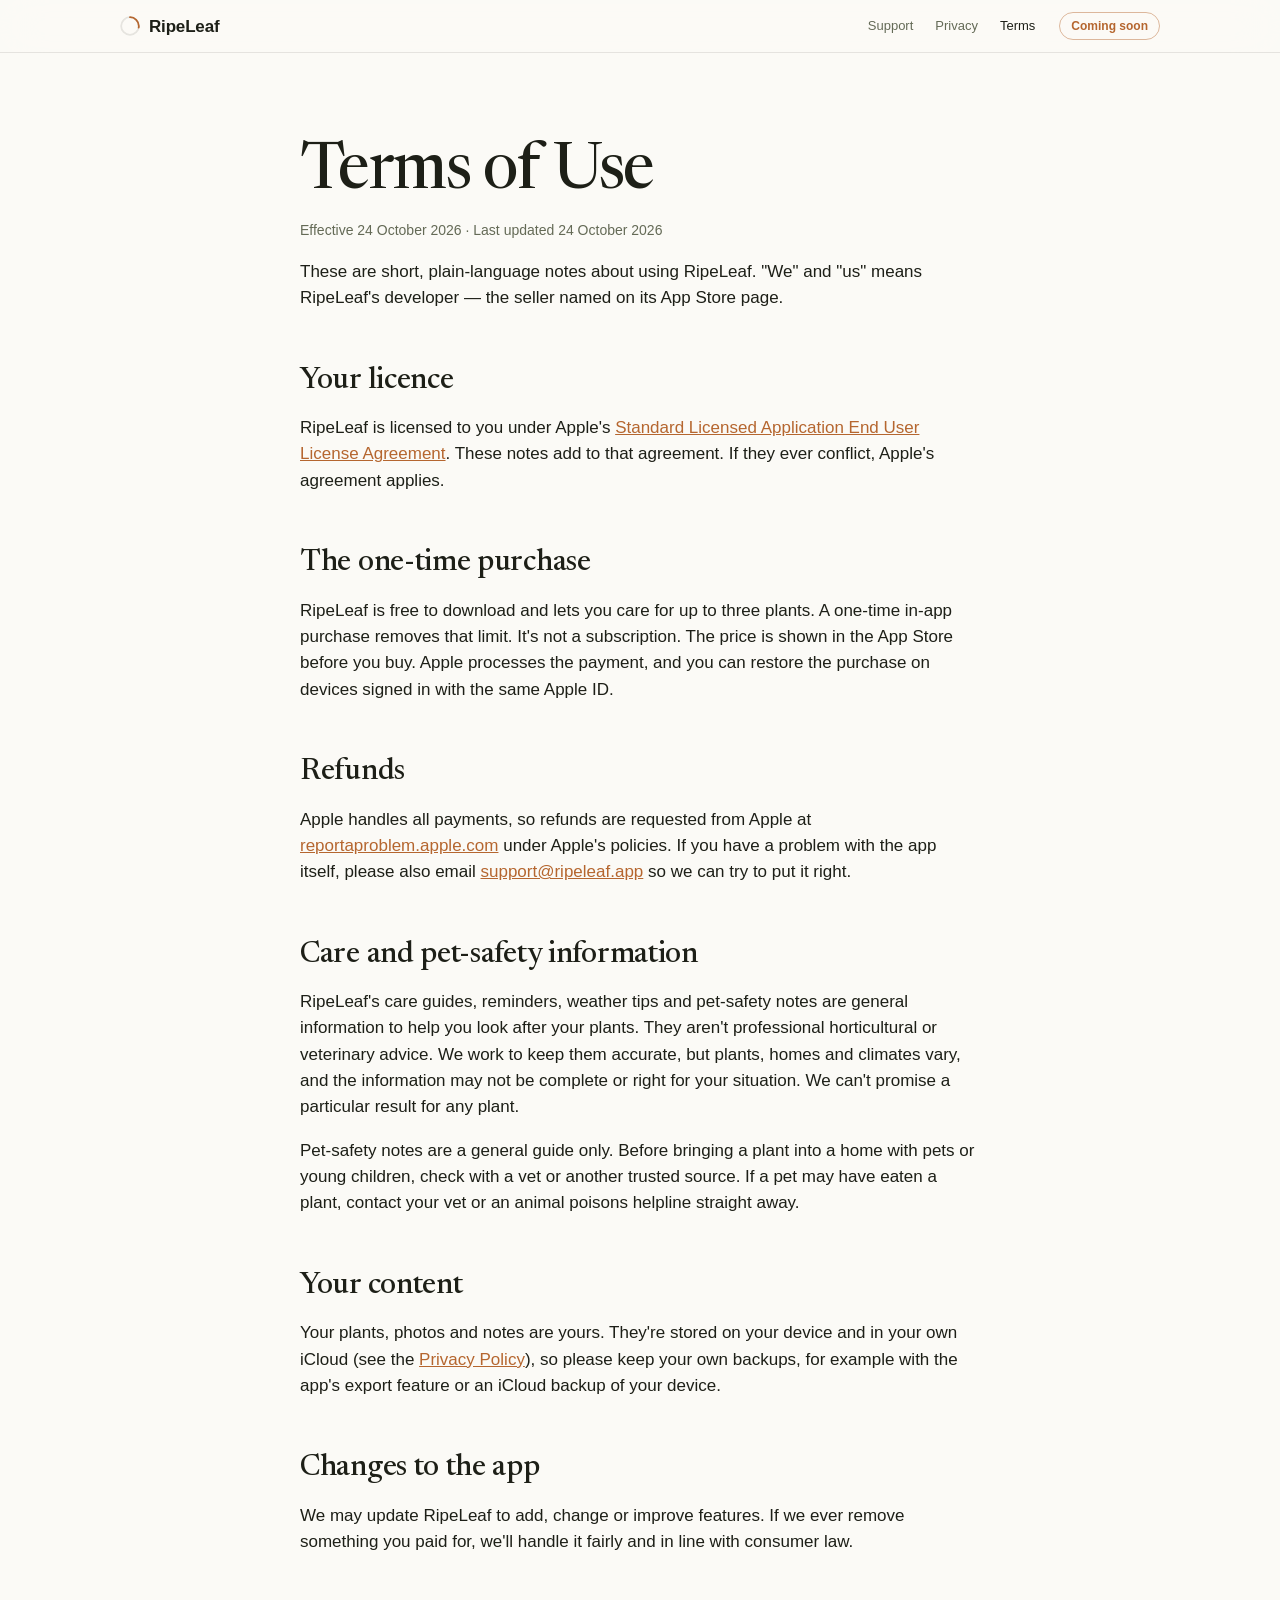
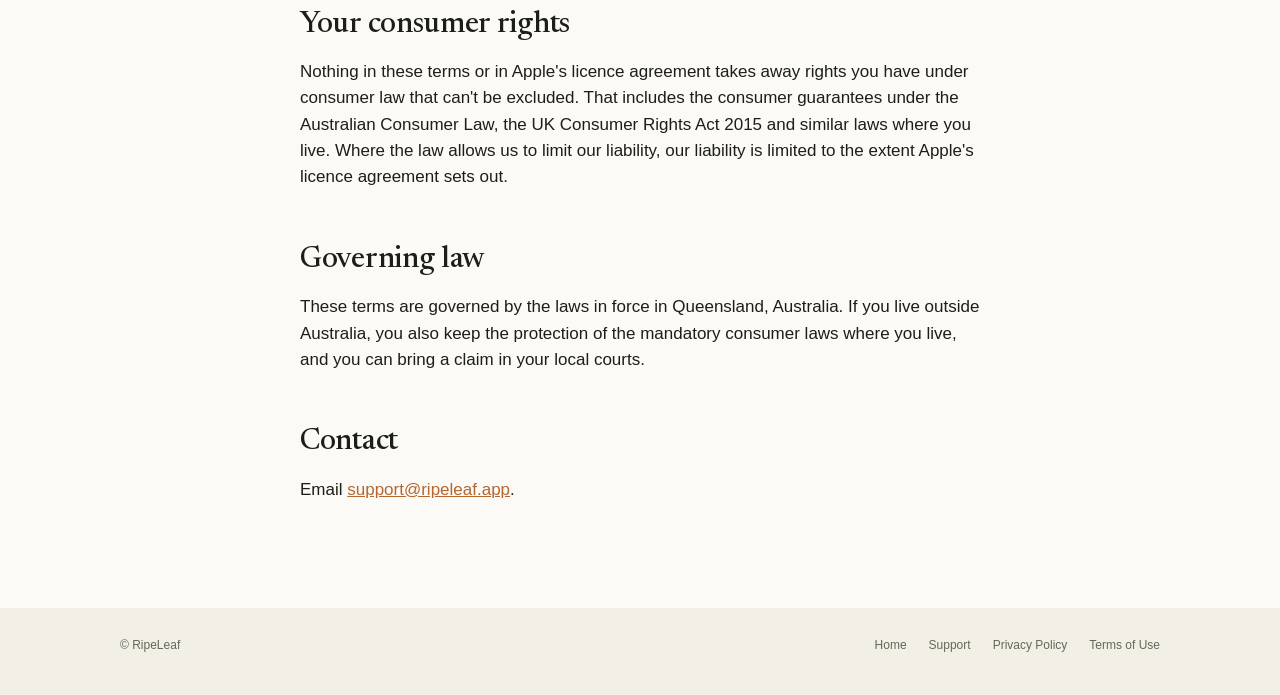
<file: terms/index.html>
<!doctype html>
<html lang="en-AU">
<head>
<meta charset="utf-8">
<meta name="viewport" content="width=device-width, initial-scale=1, viewport-fit=cover">
<title>RipeLeaf Terms of Use</title>
<meta name="description" content="The terms for using RipeLeaf: Apple's standard licence, the one-time purchase, refunds through Apple, and what the care and pet-safety information is (and isn't).">
<link rel="stylesheet" href="/style.css">
</head>
<body>
<header class="nav">
  <div class="col">
    <a class="brand" href="/" aria-label="RipeLeaf home">
      <svg class="ring" viewBox="0 0 36 36" aria-hidden="true"><circle class="track" cx="18" cy="18" r="15.9"/><circle class="fill" cx="18" cy="18" r="15.9" pathLength="100"/></svg>
      RipeLeaf
    </a>
    <nav class="nav-links" aria-label="Main">
      <a href="/support/">Support</a>
      <a href="/privacy/">Privacy</a>
      <a href="/terms/" aria-current="page">Terms</a>
    </nav>
    <span class="pill-soon">Coming soon</span>
  </div>
</header>

<main class="doc">

  <h1>Terms of Use</h1>
  <p class="meta">Effective 24 October 2026 · Last updated 24 October 2026</p>
  <p>These are short, plain-language notes about using RipeLeaf. "We" and "us" means RipeLeaf's developer — the seller named on its App Store page.</p>

  <h2>Your licence</h2>
  <p>RipeLeaf is licensed to you under Apple's <a href="https://www.apple.com/legal/internet-services/itunes/dev/stdeula/">Standard Licensed Application End User License Agreement</a>. These notes add to that agreement. If they ever conflict, Apple's agreement applies.</p>

  <h2>The one-time purchase</h2>
  <p>RipeLeaf is free to download and lets you care for up to three plants. A one-time in-app purchase removes that limit. It's not a subscription. The price is shown in the App Store before you buy. Apple processes the payment, and you can restore the purchase on devices signed in with the same Apple ID.</p>

  <h2>Refunds</h2>
  <p>Apple handles all payments, so refunds are requested from Apple at <a href="https://reportaproblem.apple.com/">reportaproblem.apple.com</a> under Apple's policies. If you have a problem with the app itself, please also email <a href="mailto:support@ripeleaf.app">support@ripeleaf.app</a> so we can try to put it right.</p>

  <h2>Care and pet-safety information</h2>
  <p>RipeLeaf's care guides, reminders, weather tips and pet-safety notes are general information to help you look after your plants. They aren't professional horticultural or veterinary advice. We work to keep them accurate, but plants, homes and climates vary, and the information may not be complete or right for your situation. We can't promise a particular result for any plant.</p>
  <p>Pet-safety notes are a general guide only. Before bringing a plant into a home with pets or young children, check with a vet or another trusted source. If a pet may have eaten a plant, contact your vet or an animal poisons helpline straight away.</p>

  <h2>Your content</h2>
  <p>Your plants, photos and notes are yours. They're stored on your device and in your own iCloud (see the <a href="/privacy/">Privacy Policy</a>), so please keep your own backups, for example with the app's export feature or an iCloud backup of your device.</p>

  <h2>Changes to the app</h2>
  <p>We may update RipeLeaf to add, change or improve features. If we ever remove something you paid for, we'll handle it fairly and in line with consumer law.</p>

  <h2>Your consumer rights</h2>
  <p>Nothing in these terms or in Apple's licence agreement takes away rights you have under consumer law that can't be excluded. That includes the consumer guarantees under the Australian Consumer Law, the UK Consumer Rights Act 2015 and similar laws where you live. Where the law allows us to limit our liability, our liability is limited to the extent Apple's licence agreement sets out.</p>

  <h2>Governing law</h2>
  <p>These terms are governed by the laws in force in Queensland, Australia. If you live outside Australia, you also keep the protection of the mandatory consumer laws where you live, and you can bring a claim in your local courts.</p>

  <h2>Contact</h2>
  <p>Email <a href="mailto:support@ripeleaf.app">support@ripeleaf.app</a>.</p>

</main>

<footer class="site-foot">
  <div class="col">
    <div class="foot-row">
      <span>© RipeLeaf</span>
      <span class="sp"></span>
      <a href="/">Home</a><a href="/support/">Support</a><a href="/privacy/">Privacy Policy</a><a href="/terms/">Terms of Use</a>
    </div>
  </div>
</footer>

<script src="/site.js" defer></script>
</body>
</html>
</file>
<file: style.css>
/* RipeLeaf — ripeleaf.app
   Layout: Apple-style stacked bands (dusk hero → paper sections → dusk privacy),
   each band centred on a 1080px column; editorial serif display over system UI text.
   Everything is self-hosted: no third-party requests (see /privacy/ "This website"). */

@font-face {
  font-family: "Newsreader";
  src: url("fonts/newsreader.woff2") format("woff2");
  font-weight: 300 700; font-style: normal; font-display: swap;
}
@font-face {
  font-family: "Newsreader";
  src: url("fonts/newsreader-italic.woff2") format("woff2");
  font-weight: 300 700; font-style: italic; font-display: swap;
}

:root {
  /* Paper (light) */
  --bg: #fbfaf6;
  --bg-alt: #f1efe6;
  --surface: #ffffff;
  --text: #1d1f17;
  --muted: #646a56;
  --line: rgba(29, 31, 23, 0.10);
  --accent: #b5662f;
  --lime: #6f8a3a;
  --nav-bg: rgba(251, 250, 246, 0.78);

  /* Dusk — the app's own dark palette; hero + privacy bands use it in both themes */
  --dusk: #101209;
  --dusk-2: #191c13;
  --dusk-surface: #23271c;
  --dusk-surface-2: #2c3124;
  --dusk-text: #e9ecdb;
  --dusk-muted: #a7ad97;
  --dusk-line: rgba(233, 236, 219, 0.10);
  --terracotta: #d98c5f;
  --terracotta-on: #2a1408;
  --dusk-lime: #a9c46c;

  --display: "Newsreader", "New York", ui-serif, Georgia, serif;
  --ui: -apple-system, BlinkMacSystemFont, "SF Pro Text", "Segoe UI", Roboto, "Helvetica Neue", sans-serif;
  --round: ui-rounded, "SF Pro Rounded", -apple-system, BlinkMacSystemFont, "Segoe UI", Roboto, sans-serif;

  --r: 22px;
  --r-sm: 14px;
  --col: 1080px;
  --gutter-l: max(20px, env(safe-area-inset-left, 0px));
  --gutter-r: max(20px, env(safe-area-inset-right, 0px));
  color-scheme: light;
}
@media (prefers-color-scheme: dark) {
  :root:not([data-theme="light"]) {
    --bg: #0b0d07;
    --bg-alt: #14170e;
    --surface: #1d2117;
    --text: #e9ecdb;
    --muted: #a7ad97;
    --line: rgba(233, 236, 219, 0.10);
    --accent: #d98c5f;
    --lime: #a9c46c;
    --nav-bg: rgba(11, 13, 7, 0.72);
    color-scheme: dark;
  }
}
:root[data-theme="dark"] {
  --bg: #0b0d07;
  --bg-alt: #14170e;
  --surface: #1d2117;
  --text: #e9ecdb;
  --muted: #a7ad97;
  --line: rgba(233, 236, 219, 0.10);
  --accent: #d98c5f;
  --lime: #a9c46c;
  --nav-bg: rgba(11, 13, 7, 0.72);
  color-scheme: dark;
}

* { box-sizing: border-box; }
html { -webkit-text-size-adjust: 100%; scroll-behavior: smooth; }
body {
  margin: 0;
  background: var(--bg);
  color: var(--text);
  font: 17px/1.55 var(--ui);
  -webkit-font-smoothing: antialiased;
  overflow-x: hidden;
}
a { color: var(--accent); }
img, svg { max-width: 100%; }
:focus-visible { outline: 2px solid var(--accent); outline-offset: 3px; border-radius: 6px; }

.col {
  max-width: var(--col);
  margin: 0 auto;
  padding-left: var(--gutter-l);
  padding-right: var(--gutter-r);
}

/* ---------- Nav ---------- */
.nav {
  position: sticky;
  top: env(safe-area-inset-top, 0px);
  z-index: 20;
  background: var(--nav-bg);
  -webkit-backdrop-filter: saturate(180%) blur(20px);
  backdrop-filter: saturate(180%) blur(20px);
  border-bottom: 1px solid var(--line);
}
.nav .col { display: flex; align-items: center; gap: 24px; height: 52px; }
.brand {
  display: flex; align-items: center; gap: 9px;
  color: var(--text); text-decoration: none;
  font: 600 17px/1 var(--round); letter-spacing: -0.01em;
}
/* The brand mark doubles as a water ring that fills as you read down the page. */
.brand .ring { width: 20px; height: 20px; flex: none; }
.brand .ring circle { fill: none; stroke-width: 3.2; }
.brand .ring .track { stroke: var(--line); }
.brand .ring .fill { stroke: var(--accent); stroke-linecap: round; stroke-dasharray: 100; stroke-dashoffset: var(--read, 72); transform: rotate(-90deg); transform-origin: 50% 50%; transition: stroke-dashoffset .15s linear; }
.nav-links { margin-left: auto; display: flex; gap: 22px; font-size: 13px; }
.nav-links a { color: var(--muted); text-decoration: none; transition: color .2s; }
.nav-links a:hover, .nav-links a[aria-current] { color: var(--text); }
.pill-soon {
  font: 600 12px/1 var(--ui); color: var(--accent);
  border: 1px solid color-mix(in srgb, var(--accent) 45%, transparent);
  padding: 7px 11px; border-radius: 999px; white-space: nowrap;
}
@media (max-width: 560px) {
  .nav .col { gap: 14px; }
  .nav-links { gap: 14px; }
  .nav-links .wide { display: none; }
  .pill-soon { display: none; }
}

/* ---------- Type ---------- */
.eyebrow { font: 600 13px/1.2 var(--ui); letter-spacing: 0.06em; text-transform: uppercase; color: var(--accent); margin: 0 0 14px; }
.display {
  font-family: var(--display);
  font-weight: 450;
  font-optical-sizing: auto;
  letter-spacing: -0.025em;
  line-height: 1.02;
  text-wrap: balance;
  margin: 0;
}
.display em { font-style: italic; font-weight: 400; color: var(--accent); }
.h-xl { font-size: clamp(48px, 9vw, 104px); }
.h-lg { font-size: clamp(38px, 6vw, 68px); }
.h-md { font-size: clamp(28px, 3.6vw, 40px); line-height: 1.08; }
.lede { font-size: clamp(19px, 2.1vw, 23px); line-height: 1.45; color: var(--muted); margin: 20px 0 0; max-width: 34em; text-wrap: pretty; }
.center { text-align: center; }
.center .lede { margin-left: auto; margin-right: auto; }

/* ---------- Bands ---------- */
.band { padding-block: clamp(80px, 12vw, 140px); }
.band.alt { background: var(--bg-alt); }
.band.dusk {
  background: var(--dusk); color: var(--dusk-text);
  --text: var(--dusk-text); --muted: var(--dusk-muted); --line: var(--dusk-line);
  --accent: var(--terracotta); --surface: var(--dusk-surface); --lime: var(--dusk-lime);
}

/* ---------- Hero ---------- */
.hero { padding-block: clamp(64px, 9vw, 112px) 0; overflow: hidden; position: relative; }
.hero .col { position: relative; z-index: 1; }
.hero .display { margin-top: 6px; }
.hero-cta { display: flex; justify-content: center; gap: 22px; align-items: center; margin-top: 30px; flex-wrap: wrap; font-size: 17px; }
.btn {
  display: inline-flex; align-items: center; gap: 8px;
  background: var(--accent); color: var(--terracotta-on);
  font: 600 16px/1 var(--ui); padding: 13px 22px; border-radius: 999px; text-decoration: none;
}
.link-arrow { color: var(--accent); text-decoration: none; font-weight: 500; }
.link-arrow::after { content: " ›"; }
.link-arrow:hover { text-decoration: underline; }
.hero-stage { position: relative; display: flex; justify-content: center; margin-top: clamp(48px, 7vw, 72px); }
/* Light at dusk: a warm horizon glow behind the phone. Hue drifts with the visitor's hour (site.js). */
.hero-stage::before {
  content: ""; position: absolute; left: 50%; top: 28%;
  width: min(980px, 140vw); aspect-ratio: 1.6; transform: translateX(-50%);
  background: radial-gradient(closest-side, color-mix(in srgb, var(--glow, var(--terracotta)) 42%, transparent), transparent 70%);
  filter: blur(10px); pointer-events: none;
}
.hero-note { text-align: center; font-size: 13px; color: var(--dusk-muted); margin: 18px 0 0; padding-bottom: 36px; }
.hero-note button { font: inherit; color: var(--terracotta); background: none; border: 0; padding: 0; cursor: pointer; text-decoration: underline; }

/* ---------- Phone ---------- */
.phone {
  position: relative; width: 300px; max-width: 82vw; aspect-ratio: 300 / 620;
  border-radius: 50px; padding: 10px;
  background: linear-gradient(145deg, #3a3d33, #16180f 40%, #2a2d23);
  box-shadow: 0 0 0 1.5px #0a0b06, 0 40px 80px -20px rgba(0,0,0,.55), inset 0 0 0 1px rgba(255,255,255,.08);
  flex: none;
}
.screen {
  position: relative; height: 100%; border-radius: 41px; overflow: hidden;
  background: var(--dusk); color: var(--dusk-text);
  font-family: var(--round); font-size: 13px; line-height: 1.3;
  padding: 46px 14px 0;
}
.island { position: absolute; top: 11px; left: 50%; transform: translateX(-50%); width: 84px; height: 25px; border-radius: 20px; background: #000; }
.sbar { position: absolute; top: 16px; left: 26px; right: 22px; display: flex; justify-content: space-between; font: 600 12px/1 var(--ui); color: var(--dusk-text); }
.s-greet { color: var(--dusk-muted); font-size: 12px; margin: 6px 0 0; }
.s-title { font-family: var(--display); font-size: 34px; font-weight: 500; line-height: 1.05; margin: 1px 0 0; letter-spacing: -0.01em; }
.s-date { color: var(--dusk-muted); font-size: 12px; margin: 2px 0 12px; }
.s-h { display: flex; justify-content: space-between; align-items: baseline; margin: 4px 2px 8px; }
.s-h b { font-family: var(--display); font-weight: 500; font-size: 18px; }
.s-h span { color: var(--dusk-muted); font-size: 12px; font-weight: 500; font-variant-numeric: tabular-nums; }
.s-room { display: flex; justify-content: space-between; align-items: center; margin: 10px 2px 6px; color: var(--dusk-muted); font-size: 11px; font-weight: 600; letter-spacing: .04em; text-transform: uppercase; }
.s-room button { font: 600 11px/1 var(--round); text-transform: none; letter-spacing: 0; color: var(--terracotta); background: none; border: 0; padding: 4px 0; cursor: pointer; }
.task {
  display: flex; align-items: center; gap: 9px;
  background: var(--dusk-surface); border-radius: 18px; padding: 8px;
  margin-bottom: 6px;
  transition: transform .42s cubic-bezier(.3,.7,.2,1), opacity .42s, max-height .42s .1s, margin .42s .1s, padding .42s .1s;
  max-height: 60px;
}
.task.leaving { transform: translateX(110%); opacity: 0; max-height: 0; margin-bottom: 0; padding-block: 0; }
.thumb { width: 36px; height: 36px; border-radius: 11px; flex: none; display: grid; place-items: center; }
.thumb svg { width: 20px; height: 20px; }
.t-body { min-width: 0; flex: 1; }
.t-body b { display: block; font-size: 13px; font-weight: 600; white-space: nowrap; overflow: hidden; text-overflow: ellipsis; }
.t-body span { font-size: 11px; color: var(--dusk-muted); }
.t-body span.late { color: var(--terracotta); }
.done {
  font: 600 12px/1 var(--round); color: var(--terracotta-on); background: var(--terracotta);
  border: 0; border-radius: 999px; padding: 8px 12px; cursor: pointer; flex: none;
}
.done:active { transform: scale(.94); }
.all-done { display: none; text-align: center; padding: 36px 10px 0; }
.all-done svg { width: 54px; height: 54px; }
.all-done b { display: block; font-family: var(--display); font-weight: 500; font-size: 20px; margin-top: 10px; }
.all-done span { color: var(--dusk-muted); font-size: 12px; }
.screen.cleared .all-done { display: block; animation: rise .5s cubic-bezier(.3,.7,.2,1); }
.screen.cleared .s-h span { opacity: 0; }
.tabbar {
  position: absolute; left: 12px; right: 12px; bottom: 14px; height: 50px;
  border-radius: 25px; background: rgba(35,39,28,.92); border: 1px solid var(--dusk-line);
  display: grid; grid-template-columns: repeat(4, 1fr); align-items: center; text-align: center;
  font-size: 9px; color: var(--dusk-text);
}
.tabbar .on { color: var(--terracotta); }
.tabbar svg { width: 17px; height: 17px; display: block; margin: 0 auto 2px; }
.fab { position: absolute; left: 50%; bottom: 46px; transform: translateX(-50%); width: 46px; height: 46px; border-radius: 50%; background: var(--terracotta); box-shadow: 0 0 0 3px var(--dusk), 0 6px 22px rgba(217,140,95,.45); display: grid; place-items: center; }
.fab svg { width: 20px; height: 20px; }
@keyframes rise { from { opacity: 0; transform: translateY(10px); } to { opacity: 1; transform: none; } }

/* ---------- Split feature ---------- */
.split { display: grid; grid-template-columns: 1fr 1fr; gap: clamp(40px, 6vw, 88px); align-items: center; }
.split > * { min-width: 0; }
.facts { list-style: none; padding: 0; margin: 32px 0 0; display: grid; gap: 18px; }
.facts li { display: grid; grid-template-columns: 28px 1fr; gap: 12px; align-items: start; color: var(--muted); }
.facts li b { color: var(--text); font-weight: 600; display: block; }
.facts svg { width: 22px; height: 22px; color: var(--accent); margin-top: 2px; }
@media (max-width: 820px) { .split { grid-template-columns: 1fr; } .split .phone, .split .stack { margin: 0 auto; } }

/* Lock-screen reminder stack */
.stack { position: relative; width: 100%; max-width: 420px; display: grid; gap: 12px; justify-self: center; }
.wall {
  border-radius: 32px; padding: 30px 20px 26px;
  background:
    radial-gradient(120% 80% at 20% 0%, color-mix(in srgb, var(--lime) 40%, transparent), transparent 60%),
    radial-gradient(90% 70% at 100% 100%, color-mix(in srgb, var(--accent) 45%, transparent), transparent 60%),
    #1b1e14;
  color: #f3f4ea;
  display: grid; gap: 10px;
}
.wall-time { text-align: center; font: 300 64px/1 var(--round); letter-spacing: -0.02em; }
.wall-date { text-align: center; font: 500 14px/1 var(--ui); opacity: .8; margin-bottom: 14px; }
.notif {
  background: rgba(245, 246, 236, 0.16);
  -webkit-backdrop-filter: blur(16px); backdrop-filter: blur(16px);
  border-radius: 20px; padding: 12px 14px; display: grid; grid-template-columns: 34px 1fr auto; gap: 10px; align-items: center;
  font-size: 14px; line-height: 1.3;
}
.notif .app { width: 34px; height: 34px; border-radius: 9px; background: var(--dusk); display: grid; place-items: center; }
.notif .app svg { width: 20px; height: 20px; }
.notif b { display: block; font-weight: 600; }
.notif small { opacity: .7; font-size: 12px; align-self: start; }
.notif-actions { display: grid; gap: 1px; border-radius: 16px; overflow: hidden; margin-top: -4px; }
.notif-actions span { background: rgba(245, 246, 236, 0.16); padding: 11px 14px; font-size: 14px; }
.notif.dim { opacity: .55; transform: scale(.96); }

/* ---------- Rhythm (water rings) ---------- */
.rings { display: grid; grid-template-columns: repeat(3, minmax(0, 1fr)); gap: clamp(16px, 4vw, 48px); margin-top: 64px; }
.ring-card { display: grid; justify-items: center; gap: 14px; text-align: center; }
.wring { width: min(200px, 100%); aspect-ratio: 1; position: relative; }
.wring svg { width: 100%; height: 100%; transform: rotate(-90deg); }
.wring circle { fill: none; stroke-width: 9; }
.wring .track { stroke: var(--line); }
.wring .fill { stroke: var(--c); stroke-linecap: round; stroke-dasharray: 289; stroke-dashoffset: calc(289 * (1 - var(--p))); transition: stroke-dashoffset 1.6s cubic-bezier(.3,.7,.2,1); }
.rings.waiting .fill { stroke-dashoffset: 289; }
.wring .mid { position: absolute; inset: 0; display: grid; place-content: center; justify-items: center; gap: 2px; }
.wring .mid svg { width: 18px; height: 18px; transform: none; color: var(--c); }
.wring .mid b { font: 500 clamp(26px, 4vw, 38px)/1 var(--display); }
.wring .mid span { font: 600 11px/1 var(--round); letter-spacing: .06em; text-transform: uppercase; color: var(--muted); }
.ring-card h3 { margin: 0; font: 600 17px/1.2 var(--ui); }
.ring-card p { margin: 0; color: var(--muted); font-size: 14px; }
@media (max-width: 600px) { .rings { grid-template-columns: 1fr; max-width: 240px; margin-inline: auto; } }

/* ---------- Diary ---------- */
.detail .hero-img {
  height: 150px; margin: -46px -14px 0; position: relative;
  background:
    radial-gradient(80% 90% at 70% 30%, #4d6b35, transparent 70%),
    radial-gradient(70% 80% at 20% 80%, #2f4422, transparent 70%),
    #1c2414;
  display: grid; place-items: center;
}
.detail .hero-img svg { width: 110px; height: 110px; opacity: .9; }
.detail .name { font-family: var(--display); font-size: 26px; font-weight: 500; margin: 10px 0 0; line-height: 1.05; }
.detail .sp { color: var(--dusk-muted); font-size: 12px; font-style: italic; font-family: var(--display); }
.d-ringrow { display: flex; gap: 12px; align-items: center; background: var(--dusk-surface); border-radius: 18px; padding: 10px; margin: 12px 0 10px; }
.d-ringrow .wring { width: 64px; flex: none; }
.d-ringrow .wring circle { stroke-width: 11; }
.d-ringrow .wring .mid b { font-size: 16px; }
.d-ringrow .wring .mid span { display: none; }
.d-ringrow .wring .mid svg { display: none; }
.d-ringrow p { margin: 0; font-size: 12px; color: var(--dusk-muted); }
.d-ringrow p b { color: var(--dusk-text); font-size: 13px; display: block; }
.tl { list-style: none; padding: 0 0 0 4px; margin: 0; }
.tl li { display: grid; grid-template-columns: 22px 1fr; gap: 9px; padding: 7px 0; position: relative; font-size: 12px; }
.tl li::before { content: ""; position: absolute; left: 10px; top: 28px; bottom: -6px; width: 1px; background: var(--dusk-line); }
.tl li:last-child::before { display: none; }
.tl .dot { width: 22px; height: 22px; border-radius: 50%; background: var(--dusk-surface-2); display: grid; place-items: center; }
.tl .dot svg { width: 12px; height: 12px; }
.tl b { font-weight: 600; display: block; }
.tl span { color: var(--dusk-muted); font-size: 11px; }
.tl i { font-family: var(--display); font-size: 12.5px; color: var(--dusk-text); display: block; margin-top: 2px; }

/* ---------- Bento ---------- */
.bento { display: grid; grid-template-columns: repeat(6, minmax(0, 1fr)); gap: 16px; margin-top: 56px; }
.tile {
  background: var(--surface); border-radius: 28px; padding: 30px 28px; min-width: 0;
  border: 1px solid var(--line); overflow: hidden; position: relative;
  display: flex; flex-direction: column; gap: 10px;
}
.tile h3 { margin: 0; font: 600 21px/1.2 var(--ui); letter-spacing: -0.01em; }
.tile p { margin: 0; color: var(--muted); font-size: 15px; text-wrap: pretty; }
.t-4 { grid-column: span 4; } .t-3 { grid-column: span 3; } .t-2 { grid-column: span 2; }
@media (max-width: 900px) { .t-4, .t-3, .t-2 { grid-column: span 6; } }
.big-num { font: 400 clamp(64px, 9vw, 112px)/.9 var(--display); letter-spacing: -0.03em; color: var(--accent); font-variant-numeric: lining-nums; }
.ticker { margin: 18px -28px -30px; padding: 16px 0 26px; overflow: hidden; mask-image: linear-gradient(90deg, transparent, #000 12%, #000 88%, transparent); -webkit-mask-image: linear-gradient(90deg, transparent, #000 12%, #000 88%, transparent); }
.ticker-row { display: flex; gap: 8px; width: max-content; animation: drift 60s linear infinite; }
.ticker-row + .ticker-row { margin-top: 8px; animation-duration: 75s; animation-direction: reverse; }
.ticker span { font-size: 14px; padding: 8px 14px; border-radius: 999px; background: var(--bg-alt); white-space: nowrap; color: var(--text); }
.ticker span i { font-family: var(--display); color: var(--muted); }
@keyframes drift { to { transform: translateX(-50%); } }
.pet { margin-top: auto; display: flex; flex-wrap: wrap; gap: 8px; padding-top: 12px; }
.chip { font: 600 13px/1 var(--ui); padding: 8px 12px; border-radius: 999px; display: inline-flex; gap: 6px; align-items: center; }
.chip.safe { background: color-mix(in srgb, var(--lime) 16%, transparent); color: var(--lime); }
.chip.warn { background: color-mix(in srgb, var(--accent) 16%, transparent); color: var(--accent); }
.chip svg { width: 14px; height: 14px; }
.widget {
  margin-top: auto; align-self: flex-start; width: 160px; aspect-ratio: 1; border-radius: 26px;
  background: var(--dusk); color: var(--dusk-text); padding: 14px; font-family: var(--round);
  display: flex; flex-direction: column; gap: 6px; box-shadow: 0 18px 40px -18px rgba(0,0,0,.4);
}
.widget .w-n { font: 500 34px/1 var(--display); }
.widget .w-l { font-size: 11px; color: var(--dusk-muted); }
.widget .w-row { display: flex; gap: 6px; align-items: center; font-size: 11px; }
.widget .w-row svg { width: 12px; height: 12px; flex: none; }
.widget-wrap { display: flex; gap: 22px; align-items: flex-end; flex-wrap: wrap; margin-top: auto; }
.swatches { display: flex; gap: 10px; margin-top: auto; padding-top: 12px; flex-wrap: wrap; }
.swatches button { width: 34px; height: 34px; border-radius: 50%; border: 0; background: var(--s); cursor: pointer; box-shadow: inset 0 0 0 1px rgba(0,0,0,.08); transition: transform .2s; }
.swatches button[aria-pressed="true"] { box-shadow: 0 0 0 3px var(--surface), 0 0 0 5px var(--s); }
.swatches button:hover { transform: scale(1.08); }
.zip { margin-top: auto; font: 13px/1.7 ui-monospace, "SF Mono", Menlo, monospace; color: var(--muted); background: var(--bg-alt); border-radius: var(--r-sm); padding: 12px 14px; }
.zip b { color: var(--text); font-weight: 600; }

/* ---------- Privacy ---------- */
.receipt {
  max-width: 460px; margin: 56px auto 0; background: var(--dusk-2); border-radius: 6px 6px 22px 22px;
  padding: 26px 26px 22px; font: 14px/1.5 ui-monospace, "SF Mono", Menlo, monospace; color: var(--dusk-text);
  border: 1px solid var(--dusk-line); position: relative;
}
.receipt::before {
  content: ""; position: absolute; left: -1px; right: -1px; top: -9px; height: 10px;
  background: radial-gradient(circle at 6px 0, transparent 6px, var(--dusk-2) 6.5px) -6px 0 / 12px 10px repeat-x;
}
.receipt h3 { font: 600 12px/1 var(--ui); letter-spacing: .1em; text-transform: uppercase; text-align: center; color: var(--dusk-muted); margin: 0 0 18px; }
.receipt dl { margin: 0; display: grid; grid-template-columns: 1fr auto; gap: 10px 16px; }
.receipt dt { color: var(--dusk-muted); text-align: left; }
.receipt dd { margin: 0; text-align: right; }
.receipt .rule { grid-column: 1 / -1; border-top: 1px dashed var(--dusk-line); margin: 4px 0; }
.receipt .total dt, .receipt .total dd { color: var(--terracotta); font-weight: 600; }
.receipt p { font: 12px/1.5 var(--ui); color: var(--dusk-muted); margin: 18px 0 0; text-align: center; }

/* ---------- Pricing ---------- */
.prices { display: grid; grid-template-columns: repeat(2, minmax(0, 1fr)); gap: 16px; max-width: 760px; margin: 56px auto 0; }
.price { background: var(--surface); border: 1px solid var(--line); border-radius: 28px; padding: 32px 30px; display: flex; flex-direction: column; gap: 10px; }
.price.featured { border-color: color-mix(in srgb, var(--accent) 55%, transparent); box-shadow: 0 0 0 1px color-mix(in srgb, var(--accent) 30%, transparent); }
.price h3 { margin: 0; font: 600 13px/1 var(--ui); letter-spacing: .08em; text-transform: uppercase; color: var(--muted); }
.price .amt { font: 450 44px/1 var(--display); letter-spacing: -0.02em; margin-top: 6px; }
.price ul { margin: 10px 0 0; padding: 0; list-style: none; display: grid; gap: 8px; color: var(--muted); font-size: 15px; }
.price li::before { content: "✓"; color: var(--lime); font-weight: 700; margin-right: 10px; }
@media (max-width: 640px) { .prices { grid-template-columns: 1fr; } }

/* ---------- Closing + footer ---------- */
.closing .display { margin-bottom: 8px; }
.site-foot { background: var(--bg-alt); color: var(--muted); font-size: 12px; line-height: 1.6; padding-block: 28px 40px; }
.site-foot .col { display: grid; gap: 14px; }
.site-foot .fine { border-bottom: 1px solid var(--line); padding-bottom: 14px; margin: 0; }
.foot-row { display: flex; flex-wrap: wrap; gap: 8px 22px; align-items: center; }
.foot-row a { color: var(--muted); text-decoration: none; }
.foot-row a:hover { color: var(--text); text-decoration: underline; }
.foot-row .sp { margin-left: auto; }

/* ---------- Reveal ---------- */
/* Content is visible at rest; JS adds .pre only to elements still below the fold. */
.reveal.pre { opacity: 0; transform: translateY(24px); }
.reveal { transition: opacity .9s cubic-bezier(.3,.7,.2,1), transform .9s cubic-bezier(.3,.7,.2,1); }

@media (prefers-reduced-motion: reduce) {
  *, *::before, *::after { animation: none !important; transition: none !important; scroll-behavior: auto !important; }
  .reveal.pre { opacity: 1; transform: none; }
}

/* ---------- Document pages (support / privacy / terms) ---------- */
.doc { max-width: 720px; margin: 0 auto; padding: clamp(48px, 8vw, 88px) var(--gutter-r) 88px var(--gutter-l); }
.doc h1 { font: 450 clamp(42px, 7vw, 64px)/1.02 var(--display); letter-spacing: -0.025em; margin: 0 0 14px; text-wrap: balance; }
.doc h2 { font: 500 clamp(24px, 3vw, 30px)/1.15 var(--display); letter-spacing: -0.01em; margin: 52px 0 10px; text-wrap: balance; }
.doc h3 { font: 600 17px/1.3 var(--ui); margin: 26px 0 6px; }
.doc p, .doc li { color: var(--text); }
.doc .lede { margin-bottom: 28px; }
.doc .meta { color: var(--muted); font-size: 14px; }
.doc ul { padding-left: 22px; }
.doc .card { background: var(--bg-alt); border-radius: var(--r); padding: 22px 24px; margin: 24px 0; }
.doc .card p:first-child { margin-top: 0; }
.doc .card p:last-child { margin-bottom: 0; }
.doc details { border-bottom: 1px solid var(--line); padding: 4px 0; }
.doc details:first-of-type { border-top: 1px solid var(--line); }
.doc summary { cursor: pointer; font-weight: 600; list-style: none; padding: 16px 32px 16px 0; position: relative; }
.doc summary::-webkit-details-marker { display: none; }
.doc summary::after { content: "+"; position: absolute; right: 4px; top: 50%; transform: translateY(-50%); font: 300 24px/1 var(--ui); color: var(--accent); transition: transform .25s; }
.doc details[open] summary::after { transform: translateY(-50%) rotate(45deg); }
.doc details p { margin: 0 0 18px; color: var(--muted); }

/* Reminder tone switch */
.tone { display: flex; flex-wrap: wrap; gap: 6px; align-items: center; justify-content: center; font-size: 13px; color: var(--muted); }
.tone > span { margin-right: 4px; }
.tone button { font: 500 13px/1 var(--ui); color: var(--text); background: var(--bg-alt); border: 1px solid var(--line); padding: 8px 13px; border-radius: 999px; cursor: pointer; }
.tone button[aria-pressed="true"] { background: var(--accent); border-color: var(--accent); color: #fff; }
.notif span { transition: opacity .25s; }
</file>
